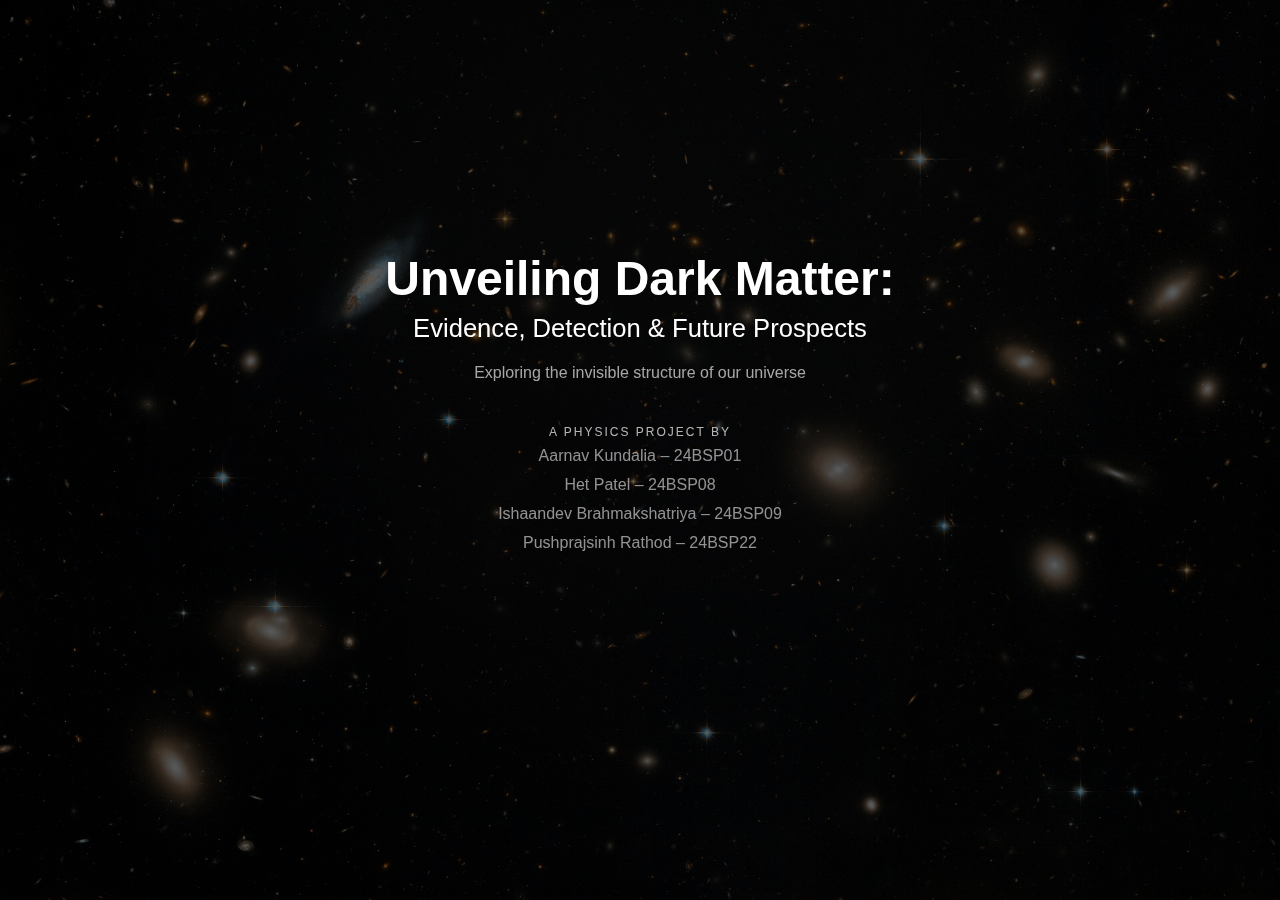
<file: index.html>
<!DOCTYPE html>
<html lang="en">
<head>
  <link rel="icon" type="image/x-icon" href="assets/favicon.ico">
  <meta name="description" content="Unveiling Dark Matter: Evidence, Detection & Future Prospects. A physics project exploring the invisible structure of the universe.">
  <meta name="keywords" content="dark matter, astrophysics, astronomy, galaxy rotation, WIMPs, axions">
  <meta name="author" content="Aarnav Kundalia">
  <meta charset="UTF-8" />
  <meta name="viewport" content="width=device-width, initial-scale=1.0" />
  <title>Unveiling Dark Matter</title>
  <link rel="stylesheet" href="css/global.css">
  <link rel="stylesheet" href="css/home.css">

    <!---Schema.org Metadata-->
<script type="application/ld+json">
{
  "@context": "https://schema.org",
  "@type": "ScholarlyArticle",
  "headline": "Unveiling Dark Matter: Evidence, Detection & Future Prospects",
  "author": {
    "@type": "Person",
    "name": "Aarnav Kundalia",
    "url": "https://chaipiyobiscuitkhao.space/"
  },
  "publisher": {
    "@type": "Organization",
    "name": "Unveiling Dark Matter"
  },
  "datePublished": "2026-02-20T10:00:00+05:30",
  "dateModified": "2026-02-22T12:00:00+05:30",
  "image": "https://chaipiyobiscuitkhao.space/assets/preview.jpg",
  "description": "An educational exploration of dark matter evidence, detection methods, and theoretical models.",
  "inLanguage": "en"
}
</script>


  <!-- Google tag (gtag.js) -->
  <script async src="https://www.googletagmanager.com/gtag/js?id=G-WTKSYVLMWZ"></script>
  <script>
    window.dataLayer = window.dataLayer || [];
   function gtag(){dataLayer.push(arguments);}
    gtag('js', new Date());

    gtag('config', 'G-WTKSYVLMWZ');
</script>
</head>
<body>

<audio id="clickSound" src="assets/click.mp3" preload="auto"></audio>
<div class="background"></div>

<main id="home" class="state-hidden">

  <div class="hero">
    <h1>Unveiling Dark Matter:</h1>
    <h2>Evidence, Detection & Future Prospects</h2>
    <p class="tagline">Exploring the invisible structure of our universe</p>

    <div class="credits">
      <span>A PHYSICS PROJECT BY</span>
      <p>Aarnav Kundalia – 24BSP01</p>
      <p>Het Patel – 24BSP08</p>
      <p>Ishaandev Brahmakshatriya – 24BSP09</p>
      <p>Pushprajsinh Rathod – 24BSP22</p>
    </div>
  </div>

  <button id="cta" class="cta-button hidden" data-link="html/introduction.html">
    INTRODUCTION →
  </button>

</main>

<script src="js/home.js"></script>
</body>
</html>
</file>
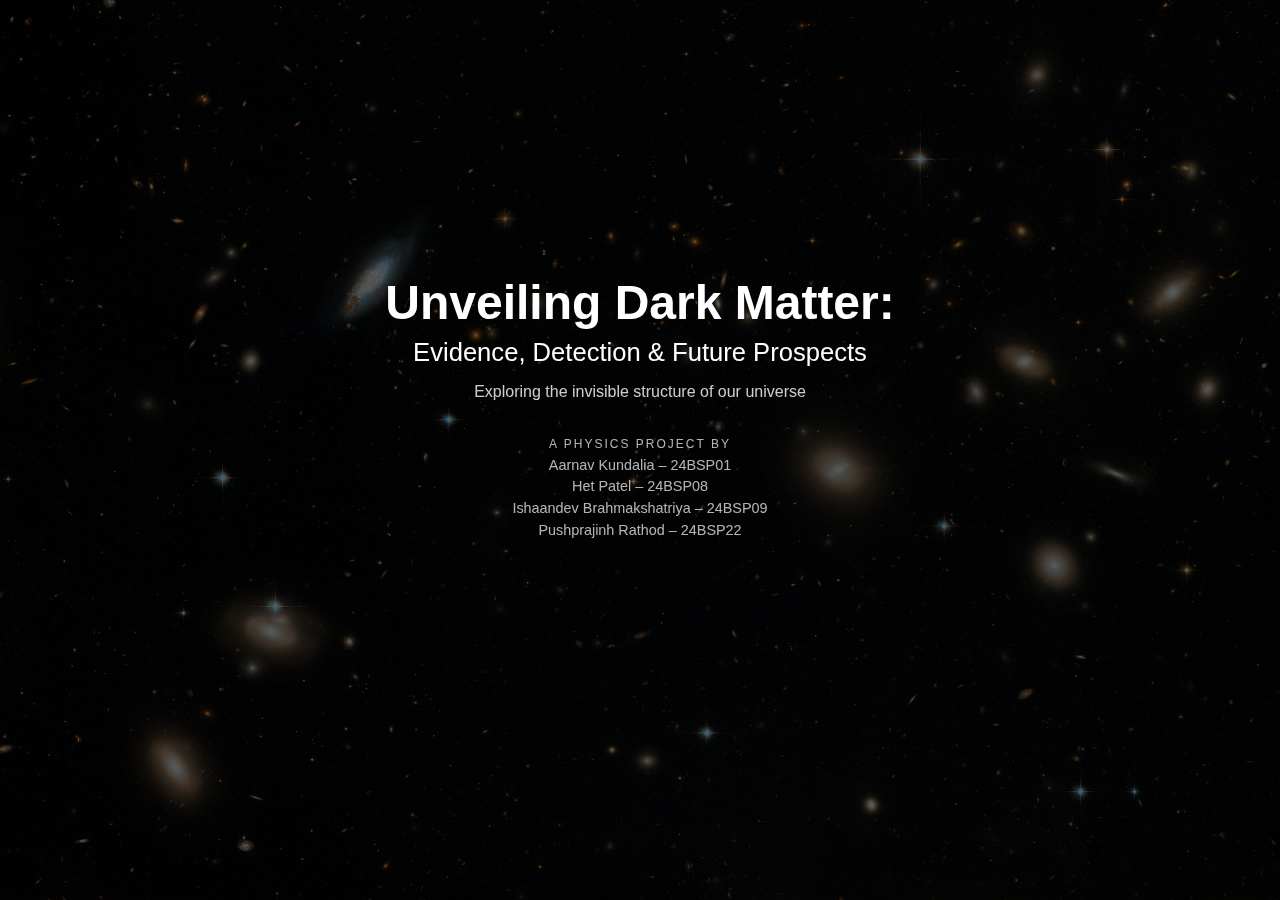
<file: dark-matter-blog/index.html>
<!DOCTYPE html>
<html lang="en">
<head>
  <meta charset="UTF-8" />
  <title>Unveiling Dark Matter</title>
  <link rel="stylesheet" href="style.css" />
</head>
<body>

  <!-- Audio -->
  <audio id="clickSound" src="assets/click.mp3" preload="auto"></audio>

  <!-- Background -->
  <div class="background"></div>

  <!-- Content -->
  <main id="home" class="intro-hidden">
    <h1>Unveiling Dark Matter:</h1>
    <h2>Evidence, Detection & Future Prospects</h2>
    <p class="tagline">Exploring the invisible structure of our universe</p>

    <div class="credits">
      <span>A PHYSICS PROJECT BY</span>
      <p>Aarnav Kundalia – 24BSP01</p>
      <p>Het Patel – 24BSP08</p>
      <p>Ishaandev Brahmakshatriya – 24BSP09</p>
      <p>Pushprajinh Rathod – 24BSP22</p>
    </div>

    <button id="cta" class="cta-button">INTRODUCTION →</button>
  </main>

  <script src="script.js"></script>
</body>
</html>
</file>
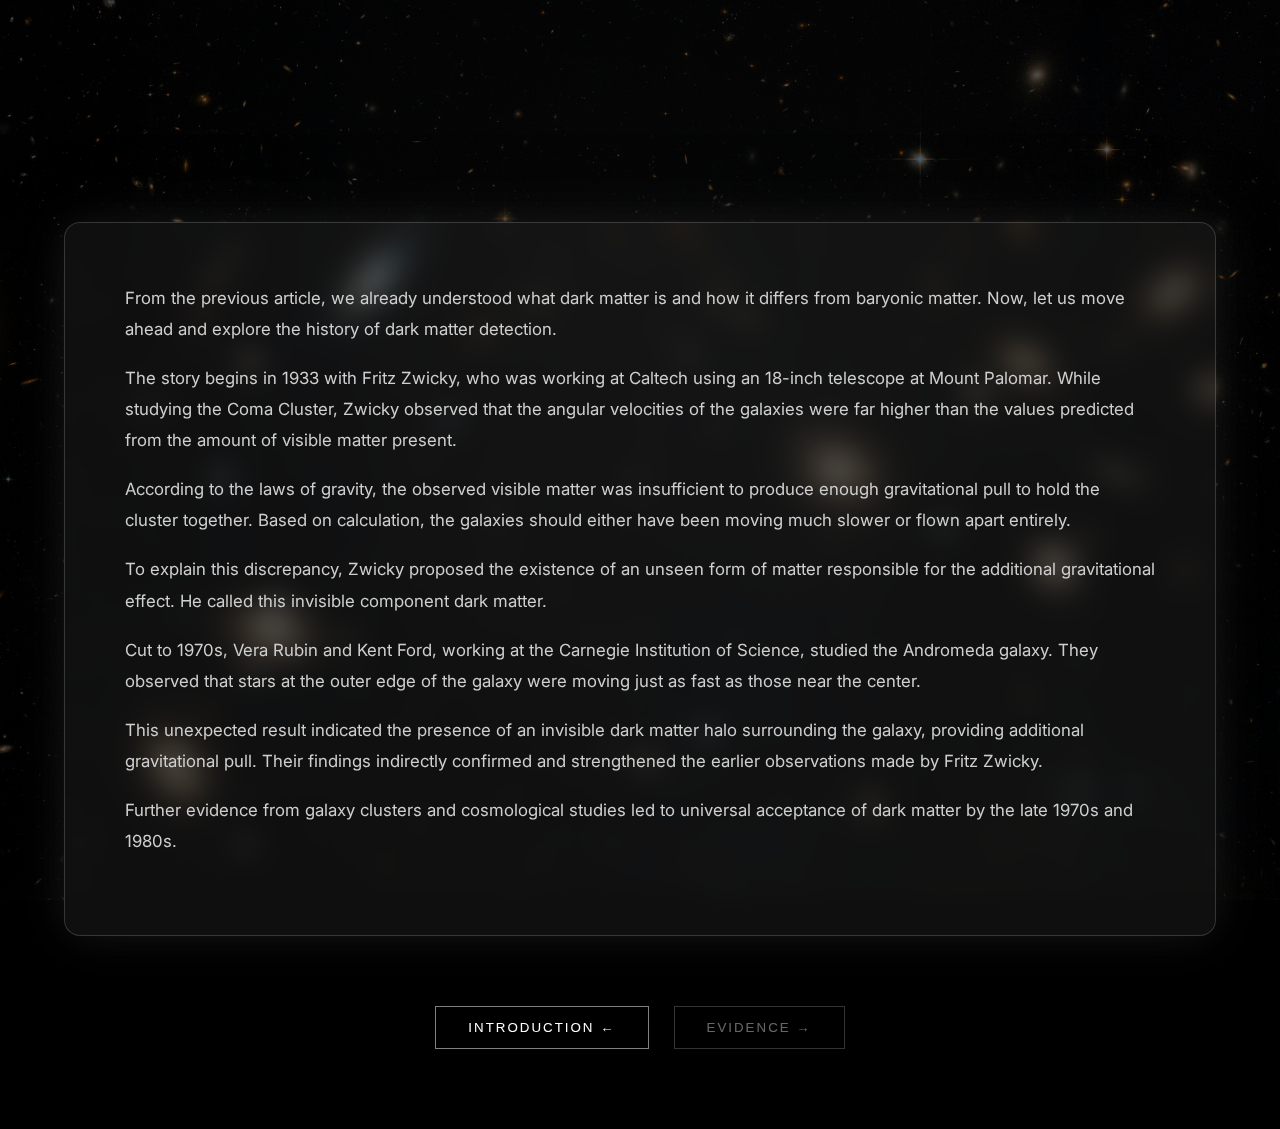
<file: history.html>
<!DOCTYPE html>
<html lang="en">
<head>
  <meta property="og:title" content="Unveiling Dark Matter">
  <meta property="og:description" content="Evidence, Detection & Future Prospects">
  <meta property="og:type" content="website">
  <meta property="og:url" content="https://chaipiyobiscuitkhao.space">
  <meta property="og:image" content="https://chaipiyobiscuitkhao.space/assets/preview.jpg">
  <link rel="icon" type="image/x-icon" href="assets/favicon.ico">
  <meta name="description" content="Unveiling Dark Matter: Evidence, Detection & Future Prospects. A physics project exploring the invisible structure of the universe.">
  <meta name="keywords" content="dark matter, astrophysics, astronomy, galaxy rotation, WIMPs, axions">
  <meta name="author" content="Aarnav Kundalia">
  <meta charset="UTF-8" />
  <meta name="viewport" content="width=device-width, initial-scale=1.0" />
  <title>History | Unveiling Dark Matter</title>
  <!-- Google tag (gtag.js) -->
    <script async src="https://www.googletagmanager.com/gtag/js?id=G-WTKSYVLMWZ"></script>
    <script>
    window.dataLayer = window.dataLayer || [];
    function gtag(){dataLayer.push(arguments);}
    gtag('js', new Date());

    gtag('config', 'G-WTKSYVLMWZ');
    </script>

  <!-- Main Stylesheet -->
  <link rel="stylesheet" href="history.css" />

  <!-- Google Font  -->
  <link href="https://fonts.googleapis.com/css2?family=Inter:wght@300;400;600;700&display=swap" rel="stylesheet">
</head>

<body>

  <!-- Background Layer -->
  <div class="background"></div>

  <!-- MAIN PAGE WRAPPER -->
 
  <main class="history-page">

    <!-- PAGE TITLE -->
    <header class="history-header">
      <h1 id="historyTitle">History of Dark Matter Detection</h1>
    </header>


    <!-- GLASS CONTENT PANEL -->
    <section class="content-panel">

        <section class="content-section">

            
            <p>From the previous article, we already understood what dark matter is and how it differs from baryonic matter. 
                Now, let us move ahead and explore the history of dark matter detection.
            </p>

            <p>
                The story begins in 1933 with Fritz Zwicky, who was working at Caltech using an 18-inch telescope at Mount Palomar.
                 While studying the Coma Cluster, Zwicky observed that the angular velocities of the galaxies were far higher than 
                 the values predicted from the amount of visible matter present.
            </p>

            <p>
             According to the laws of gravity, the observed visible matter was insufficient to produce enough gravitational pull 
             to hold the cluster together. Based on calculation, the galaxies should either have been moving much slower or flown 
             apart entirely.
            </p>

            <p>
                To explain this discrepancy, Zwicky proposed the existence of an unseen form of matter responsible for the additional 
                gravitational effect. He called this invisible component dark matter.
            </p>

         
            <p>
             Cut to 1970s, Vera Rubin and Kent Ford, working at the Carnegie Institution of Science, studied the Andromeda galaxy. 
             They observed that stars at the outer edge of the galaxy were moving just as fast as those near the center.
            </p>

            <p>
                This unexpected result indicated the presence of an invisible dark matter halo surrounding the galaxy, providing additional gravitational pull. Their findings indirectly confirmed and strengthened the 
                earlier observations made by Fritz Zwicky.
            </p>



            <p>
               Further evidence from galaxy clusters and cosmological studies led to universal acceptance of dark matter by the late 1970s and 1980s.
            </p>

           
            </section>


   
    </section>


    <!-- NAVIGATION -->
    <nav class="nav-buttons">

      
      <button class="cta-button" data-link="introduction.html">INTRODUCTION ←</button>

      
      <button class="cta-button disabled">EVIDENCE →</button>

    </nav>

  </main>

  <!-- Script -->
  <script src="history.js"></script>

</body>
</html>
</file>
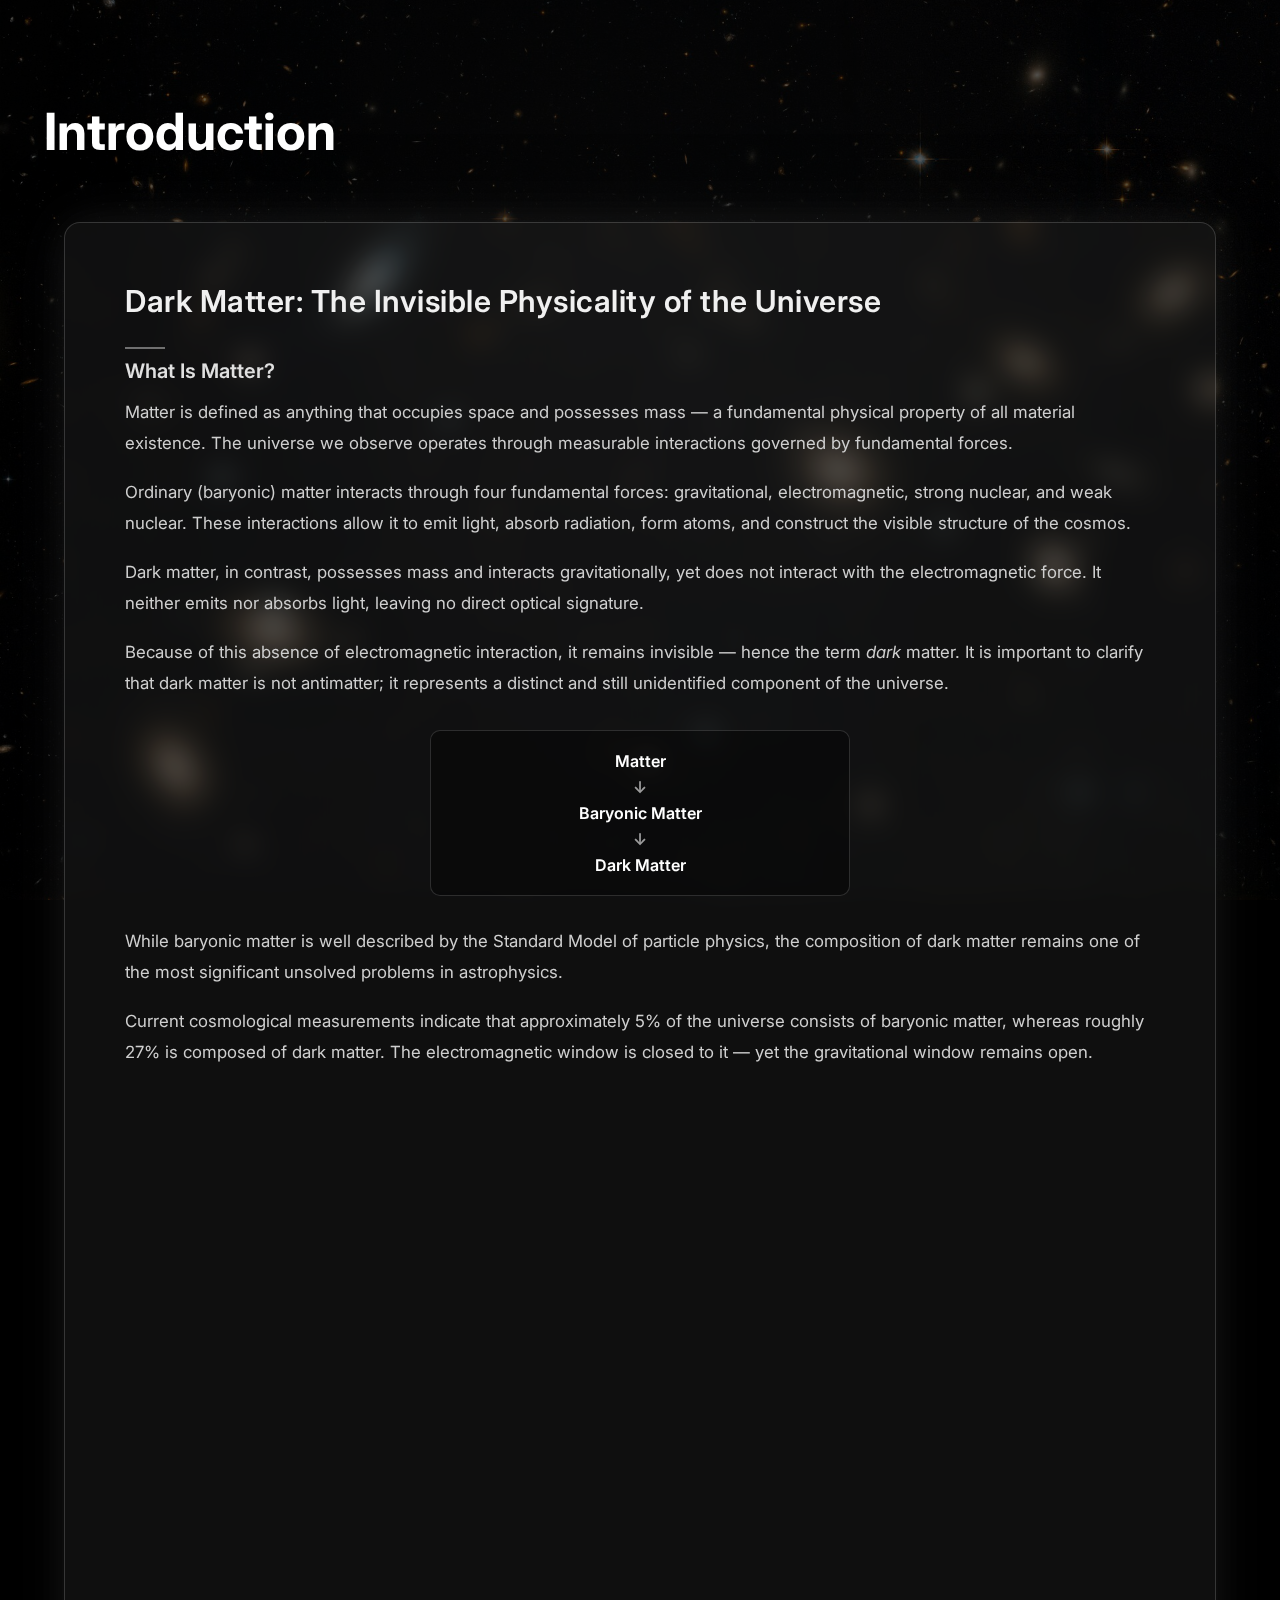
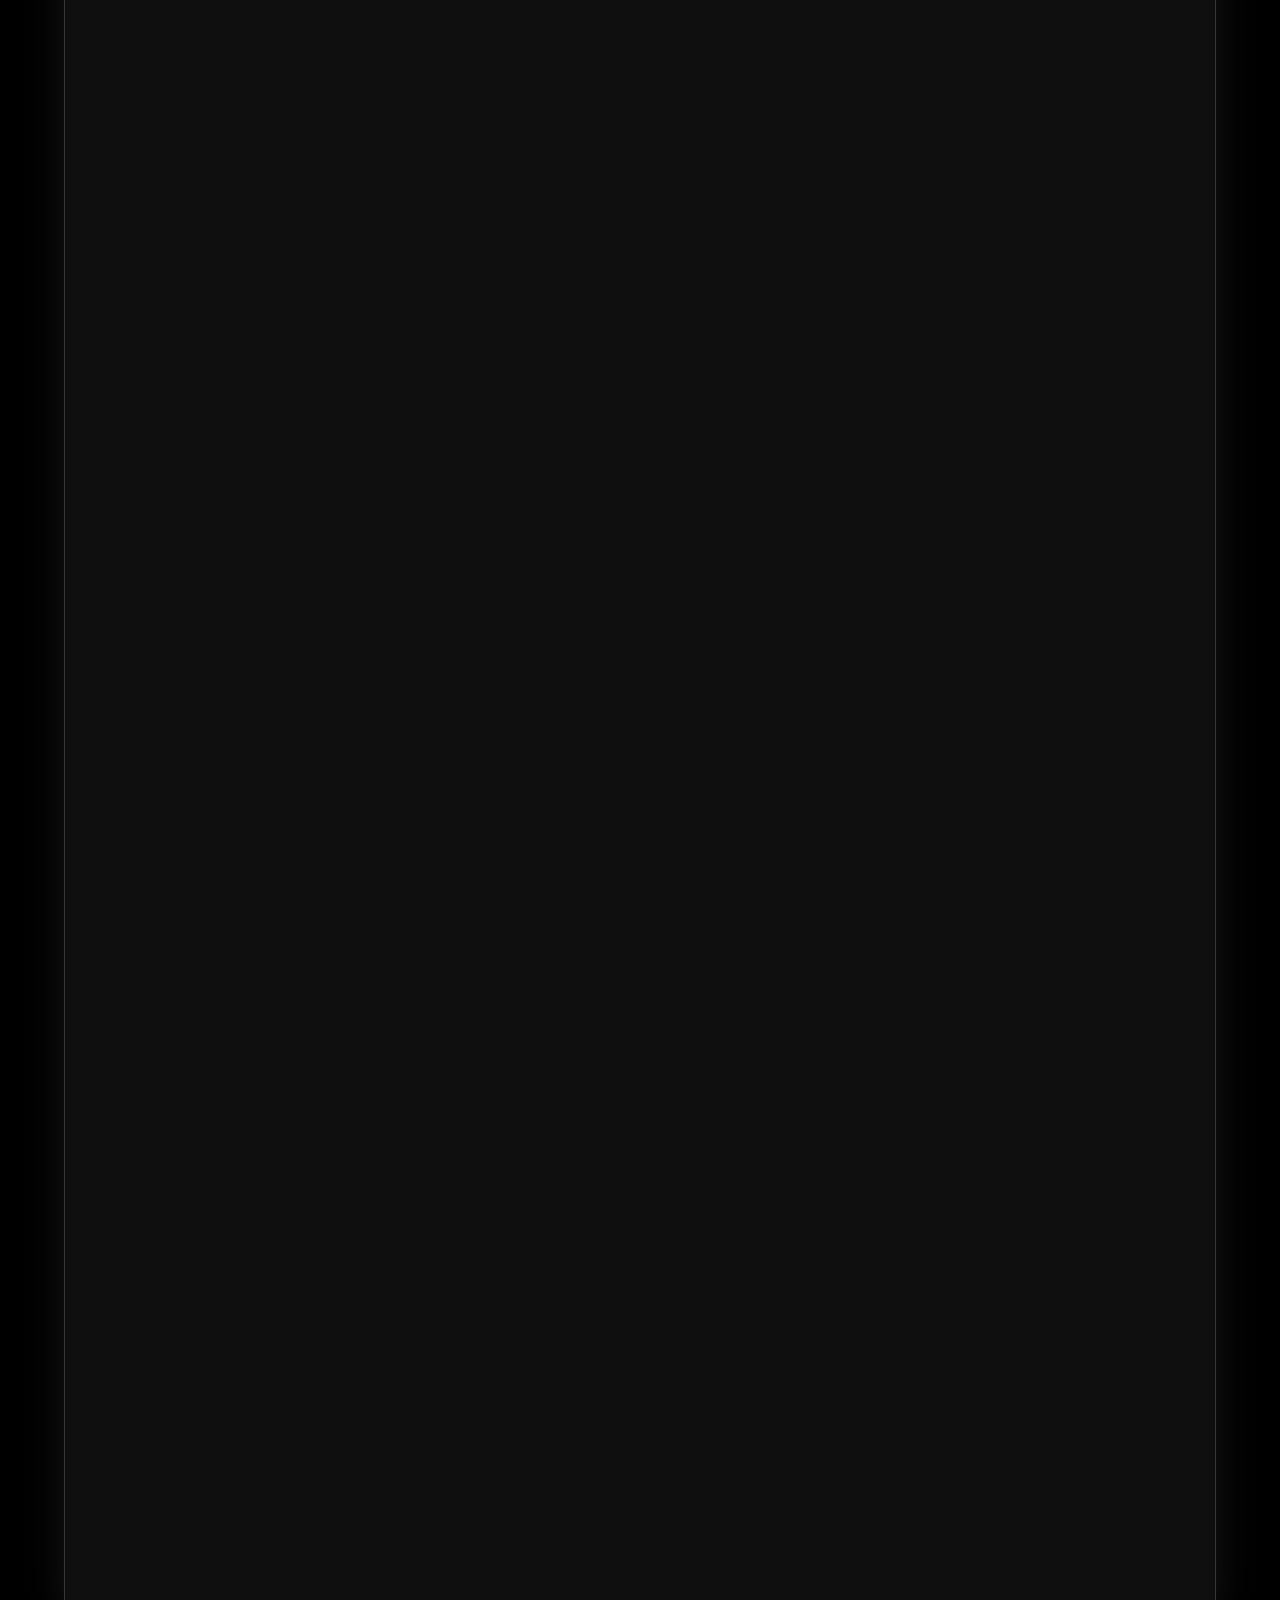
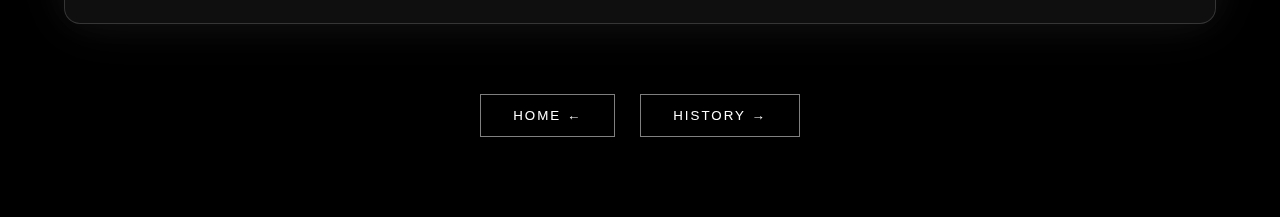
<file: introduction.html>
<!DOCTYPE html>
<html lang="en">
<head>
  <meta property="og:title" content="Unveiling Dark Matter">
  <meta property="og:description" content="Evidence, Detection & Future Prospects">
  <meta property="og:type" content="website">
  <meta property="og:url" content="https://chaipiyobiscuitkhao.space">
  <meta property="og:image" content="https://chaipiyobiscuitkhao.space/assets/preview.jpg">
  <link rel="icon" type="image/x-icon" href="assets/favicon.ico">
  <meta name="description" content="Unveiling Dark Matter: Evidence, Detection & Future Prospects. A physics project exploring the invisible structure of the universe.">
  <meta name="keywords" content="dark matter, astrophysics, astronomy, galaxy rotation, WIMPs, axions">
  <meta name="author" content="Aarnav Kundalia">
  <meta name="viewport" content="width=device-width, initial-scale=1.0">
  <meta charset="UTF-8" />
  <meta name="viewport" content="width=device-width, initial-scale=1.0" />
  <title>Introduction | Unveiling Dark Matter</title>
  <!-- Google tag (gtag.js) -->
    <script async src="https://www.googletagmanager.com/gtag/js?id=G-WTKSYVLMWZ"></script>
    <script>
    window.dataLayer = window.dataLayer || [];
    function gtag(){dataLayer.push(arguments);}
    gtag('js', new Date());

    gtag('config', 'G-WTKSYVLMWZ');
    </script>

  <!-- Main Stylesheet -->
  <link rel="stylesheet" href="introduction.css" />

  <!-- Google Font  -->
  <link href="https://fonts.googleapis.com/css2?family=Inter:wght@300;400;600;700&display=swap" rel="stylesheet">
</head>

<body>

  <!-- Background Layer -->
  <div class="background"></div>

  <!-- MAIN PAGE WRAPPER -->
 
  <main class="intro-page">

    <!-- PAGE TITLE -->
    <header class="intro-header">
      <h1 id="introTitle">Introduction</h1>
    </header>


    <!-- GLASS CONTENT PANEL -->
    <section class="content-panel">

        <section class="content-section">

            <h2>Dark Matter: The Invisible Physicality of the Universe</h2>

            <h3>What Is Matter?</h3>

            <p>
                Matter is defined as anything that occupies space and possesses mass — a fundamental
                physical property of all material existence. The universe we observe operates through
                measurable interactions governed by fundamental forces.
            </p>

            <p>
                Ordinary (baryonic) matter interacts through four fundamental forces:
                gravitational, electromagnetic, strong nuclear, and weak nuclear. These interactions
                allow it to emit light, absorb radiation, form atoms, and construct the visible
                structure of the cosmos.
            </p>

            <p>
                Dark matter, in contrast, possesses mass and interacts gravitationally, yet does
                not interact with the electromagnetic force. It neither emits nor absorbs light,
                leaving no direct optical signature.
            </p>

            <p>
                Because of this absence of electromagnetic interaction, it remains invisible —
                hence the term <em>dark</em> matter. It is important to clarify that dark matter
                is not antimatter; it represents a distinct and still unidentified component
                of the universe.
            </p>

            <div class="concept-hierarchy">
                <div>Matter</div>
                <div class="arrow">↓</div>
                <div>Baryonic Matter</div>
                <div class="arrow">↓</div>
                <div>Dark Matter</div>
            </div>

            <p>
                While baryonic matter is well described by the Standard Model of particle physics,
                the composition of dark matter remains one of the most significant unsolved
                problems in astrophysics.
            </p>

            <p>
                Current cosmological measurements indicate that approximately 5% of the universe
                consists of baryonic matter, whereas roughly 27% is composed of dark matter.
                The electromagnetic window is closed to it — yet the gravitational window remains open.
            </p>

            </section>


            <section class="content-section">

            <h2>How We Realized It Exists</h2>

            <p>
                Dark matter was not predicted theoretically in advance. Its existence was inferred
                from observational discrepancies between visible mass and gravitational behavior.
            </p>

            <p>
                In the late 19th century, Lord Kelvin noted inconsistencies in stellar motions within
                the Milky Way, suggesting unseen mass. Later, Henri Poincaré formalized the concept
                under the term “dark matter.”
            </p>

            <p>
                In the 1930s, Fritz Zwicky studied the Coma Cluster and discovered that visible matter
                accounted for only a fraction of the gravitational mass required to keep the cluster bound.
                This implied a large component of unseen matter.
            </p>

            <p>
                Definitive evidence emerged in the 1970s when Vera Rubin and Kent Ford measured
                galaxy rotation curves. Instead of decreasing with distance from the galactic center,
                stellar velocities remained nearly constant — implying an extended halo of invisible mass.
            </p>

            <p>
                Subsequent confirmation arrived through gravitational lensing, X-ray cluster analysis,
                and measurements of the Cosmic Microwave Background. Cosmological models accurately
                reproduce observed temperature fluctuations only when dark matter is included.
            </p>

            </section>


            <section class="content-section">

            <h2>Evidence and Galactic Dynamics</h2>

            <p>
                If visible stars contained all galactic mass, orbital velocity would decline with
                increasing radius. Observations show otherwise — velocity curves flatten at large
                distances from the galactic center.
            </p>

            <p>
                This indicates that additional mass extends far beyond the luminous region of galaxies.
                The result is the dark matter halo model.
            </p>

            <p>
                Gravitational lensing provides independent verification. According to general relativity,
                light bends around massive objects. Observed lensing often exceeds what visible mass
                alone can explain.
            </p>

            <p>
                The Cosmic Microwave Background further supports this conclusion. Its anisotropy spectrum
                aligns precisely with theoretical models only when dark matter is included as a
                cosmological component.
            </p>

            </section>


            <section class="content-section">

            <h2>Why Detecting Dark Matter Is Difficult</h2>

            <p>
                Dark matter constitutes approximately 85% of all matter in the universe.
                Without it, galaxies would not remain gravitationally stable.
            </p>

            <p>
                The difficulty arises from its lack of electromagnetic interaction.
                It cannot be directly observed, imaged, or isolated using conventional
                detection techniques.
            </p>

            <p>
                The universe is filled with background noise: cosmic rays, radiation,
                and high-energy particles constantly interact with Earth. Any dark matter
                interaction would be extraordinarily subtle.
            </p>

            <p>
                To reduce interference, experiments are conducted deep underground,
                where layers of rock shield detectors from cosmic radiation.
            </p>

            </section>


            <section class="content-section">

            <h2>Direct Detection: Waiting for a Signal</h2>

            <p>
                Some experiments utilize large volumes of liquid xenon to detect rare
                nuclear recoils caused by potential dark matter collisions.
            </p>

            <p>
                A successful interaction would produce a minute flash of light and a
                measurable electron signal. These events are extremely rare and
                require ultra-sensitive instrumentation.
            </p>

            <p>
                Although no definitive detection has been confirmed, experimental
                sensitivity continues to improve, narrowing the range of viable
                dark matter properties.
            </p>

            </section>


            <section class="content-section">

            <h2>Axions and Other Candidates</h2>

            <p>
                Axions represent a class of extremely light hypothetical particles.
                Instead of colliding with atoms, they may convert into faint
                electromagnetic signals under strong magnetic fields.
            </p>

            <p>
                Microwave cavity experiments attempt to detect these subtle
                frequency shifts with advanced quantum amplification techniques.
            </p>

            <p>
                Other indirect searches examine gamma rays or high-energy particles
                that may result from dark matter annihilation or decay.
            </p>

            <ul>
                <li><strong>WIMPs</strong> — Weakly Interacting Massive Particles.</li>
                <li><strong>Axions</strong> — Ultra-light, low-energy particle candidates.</li>
            </ul>

            <p>
                The central question remains unresolved: does dark matter fit within
                an extension of the Standard Model, or does it require an entirely new
                theoretical framework?
            </p>

            </section>

    </section>


    <!-- NAVIGATION -->
    <nav class="nav-buttons">

      
      <button class="cta-button" data-link="index.html">HOME ←</button>

      
      <button class="cta-button" data-link="history.html">HISTORY →</button>

    </nav>

  </main>

  <!-- Script -->
  <script src="introduction.js"></script>

</body>
</html>
</file>
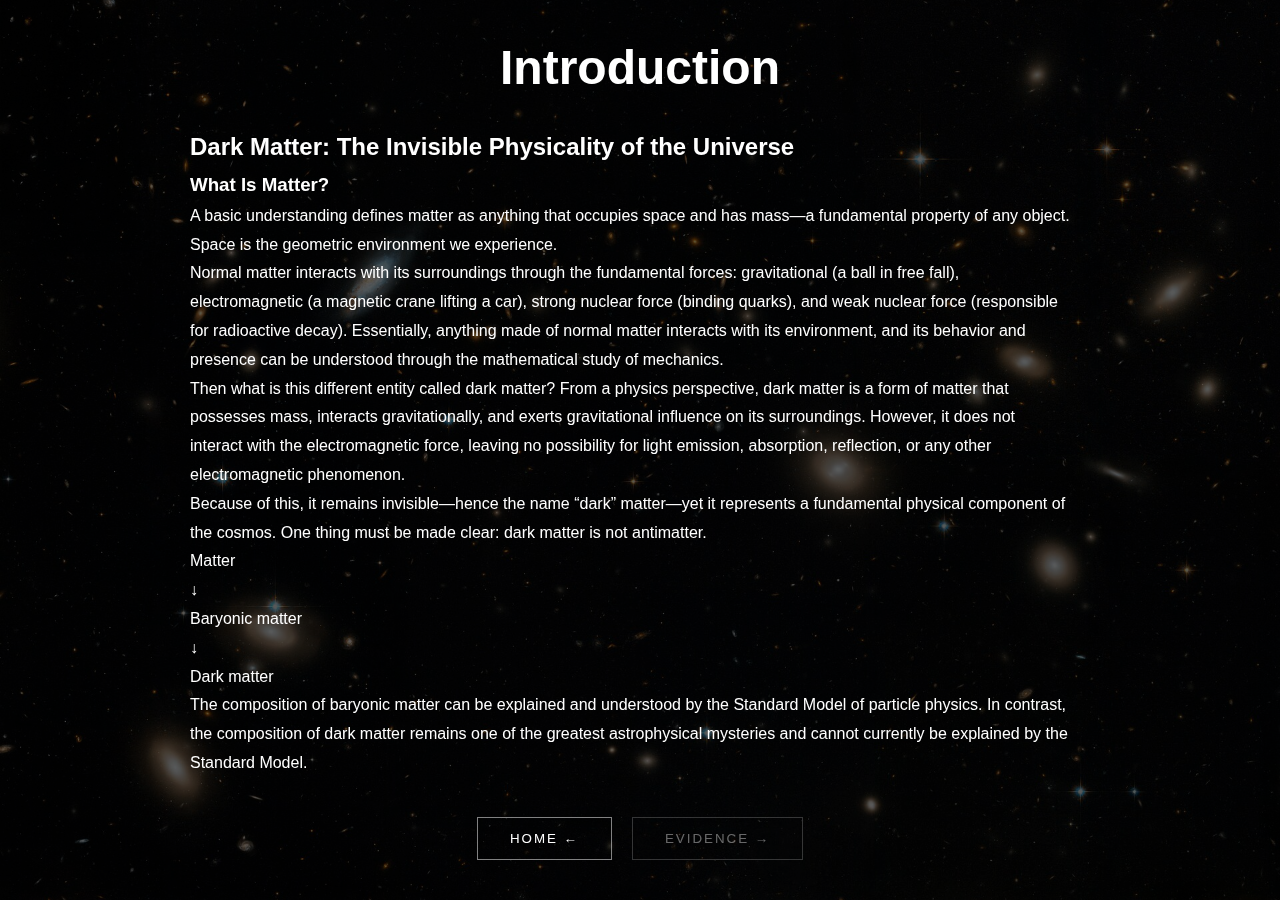
<file: dark-matter-blog/introduction.html>
<!DOCTYPE html>
<html lang="en">
<head>
  <meta charset="UTF-8" />
  <title>Introduction</title>
  <link rel="stylesheet" href="introduction.css" />
</head>
<body>

<audio id="clickSound" src="assets/click.mp3" preload="auto"></audio>
<div class="background"></div>

<main class="intro-page">

  <h1 id="introTitle">Introduction</h1>

  <!-- Content -->
  <section class="content">

    <h2 class="reveal">Dark Matter: The Invisible Physicality of the Universe</h2>

    <h3 class="reveal">What Is Matter?</h3>

    <p class="reveal">
      A basic understanding defines matter as anything that occupies space and has mass—a fundamental
      property of any object. Space is the geometric environment we experience.
    </p>

    <p class="reveal">
      Normal matter interacts with its surroundings through the fundamental forces: gravitational
      (a ball in free fall), electromagnetic (a magnetic crane lifting a car), strong nuclear force
      (binding quarks), and weak nuclear force (responsible for radioactive decay). Essentially,
      anything made of normal matter interacts with its environment, and its behavior and presence
      can be understood through the mathematical study of mechanics.
    </p>

    <p class="reveal">
      Then what is this different entity called dark matter? From a physics perspective, dark matter
      is a form of matter that possesses mass, interacts gravitationally, and exerts gravitational
      influence on its surroundings. However, it does not interact with the electromagnetic force,
      leaving no possibility for light emission, absorption, reflection, or any other electromagnetic
      phenomenon.
    </p>

    <p class="reveal">
      Because of this, it remains invisible—hence the name “dark” matter—yet it represents a
      fundamental physical component of the cosmos. One thing must be made clear: dark matter is not
      antimatter.
    </p>

    <div class="hierarchy reveal">
      <p>Matter</p>
      <p>↓</p>
      <p>Baryonic matter</p>
      <p>↓</p>
      <p>Dark matter</p>
    </div>

    <p class="reveal">
      The composition of baryonic matter can be explained and understood by the Standard Model of
      particle physics. In contrast, the composition of dark matter remains one of the greatest
      astrophysical mysteries and cannot currently be explained by the Standard Model.
    </p>

    <p class="reveal">
      Approximately 5% of the universe consists of baryonic matter, while about 27% is composed of
      dark matter. The primary challenge with dark matter is its inability to interact with the
      electromagnetic force, making detection through traditional telescope methods impossible.
      Fortunately, while the electromagnetic window is closed, the gravitational window remains open.
    </p>

    <h3 class="reveal">How We Realized It Exists</h3>

    <p class="reveal">
      This exotic form of matter, which does not interact electromagnetically and is invisible to our
      eyes, makes up roughly 27% of the universe. How did we even know to search for something like
      this? Was it predicted theoretically, like the Higgs boson? Surprisingly, no.
    </p>

    <p class="reveal">
      The idea of invisible matter was first proposed in the 1880s by Lord Kelvin, who noticed that
      the observed kinetic energy of stars in the Milky Way did not match the galaxy’s gravitational
      energy. This discrepancy suggested the presence of more matter than what was visible. He
      referred to this missing component as “dark stars.” Later, in 1906, Henri Poincaré formalized
      this concept under the term dark matter.
    </p>

    <p class="reveal">
      For several decades, the idea saw little progress. That changed when Fritz Zwicky studied the
      Coma Cluster and found that it contained far more mass than could be accounted for by visible
      matter alone—nearly hundreds of times more in his initial estimates. Although later revisions
      reduced this value, the concept of unseen mass gained traction within the astrophysical
      community.
    </p>

    <p class="reveal">
      One of the most compelling pieces of evidence emerged in the 1970s, when Vera Rubin and Kent
      Ford analyzed the rotation curve of the Andromeda galaxy. A rotation curve plots the orbital
      velocity of stars against their distance from the galactic center. Their observations showed
      that stellar velocities remained unexpectedly high far from the visible disk, implying the
      presence of five to ten times more matter than what could be seen. This led to the dark matter
      halo model for spiral galaxies.
    </p>

    <p class="reveal">
      Subsequent observations—including gravitational lensing, studies of quasars, X-ray observations
      of the Bullet Cluster, and measurements of the Cosmic Microwave Background—strengthened the
      case. The tiny temperature fluctuations in the CMB are accurately reproduced only by
      cosmological models that include both baryonic and dark matter.
    </p>

    <p class="reveal">
      All available evidence strongly supports the existence of dark matter. The challenge now lies
      in identifying its nature and learning how to detect it directly.
    </p>

    <h3 class="reveal">Evidence and Galaxy Rotation</h3>

    <p class="reveal">
      Detection of dark matter is closely tied to the same evidence that revealed it. One of the most
      important indicators is the galaxy rotation curve. If mass were concentrated only where
      visible stars exist, the orbital velocity of stars should decrease with increasing distance
      from the galactic center. However, observations show that this velocity remains nearly constant
      far beyond the visible disk.
    </p>

    <p class="reveal">
      This discrepancy implies the presence of additional, unseen matter extending well beyond the
      galaxy’s luminous region.
    </p>

    <p class="reveal">
      Gravitational lensing provides further evidence. According to general relativity, light bends
      around massive objects. In many regions of the universe, lensing effects are observed where
      little or no visible matter exists, indicating hidden mass.
    </p>

    <p class="reveal">
      The Cosmic Microwave Background also carries the imprint of dark matter. Its temperature
      fluctuations align with theoretical models only when dark matter is included as a fundamental
      component of the universe.
    </p>

    <h3 class="reveal">Why Detecting Dark Matter Is Hard</h3>

    <p class="reveal">
      Dark matter is real. It accounts for roughly 85% of all matter in the universe, and without it,
      galaxies would not remain gravitationally bound. That much is established.
    </p>

    <p class="reveal">
      The difficulty lies in the fact that dark matter cannot be seen, touched, or directly observed.
      It is like trying to prove the existence of something that refuses to leave any obvious trace.
    </p>

    <p class="reveal">
      To overcome this, physicists turned to innovative solutions. The universe is filled with
      noise—cosmic rays, radiation, and energetic particles constantly bombard Earth. Any dark matter
      interaction would be extremely subtle, making surface-level detection nearly impossible.
    </p>

    <p class="reveal">
      The solution was both simple and extreme: conduct experiments deep underground. Facilities
      buried beneath kilometers of rock use the Earth itself as a shield against cosmic interference.
    </p>

    <h3 class="reveal">Direct Detection: Waiting for a Hit</h3>

    <p class="reveal">
      Some experiments employ massive tanks filled with liquid xenon and wait for rare interactions.
      The idea is that a dark matter particle might occasionally collide with a xenon nucleus. Such a
      collision would cause the nucleus to recoil, releasing electrons and producing a tiny flash of
      light that sensitive detectors can observe.
    </p>

    <p class="reveal">
      So far, no definitive detection has been made. However, these experiments have become
      extraordinarily sensitive, ruling out large regions of possible dark matter properties.
      Although detection remains elusive, the range of hiding places for dark matter is steadily
      shrinking.
    </p>

    <h3 class="reveal">Axions: Listening Instead of Watching</h3>

    <p class="reveal">
      Axions represent a different class of dark matter candidates. They are extremely light and
      behave unlike the massive particles originally proposed. Instead of colliding with atoms,
      axions are expected to convert into faint electromagnetic signals under specific conditions.
    </p>

    <p class="reveal">
      To detect them, scientists use powerful magnetic fields and microwave cavities, effectively
      tuning into frequencies never before explored. Advances in quantum amplification have
      drastically reduced the time required to scan these signals.
    </p>

    <p class="reveal">
      Another approach involves searching for secondary signals. If dark matter particles annihilate
      or decay, they may produce gamma rays or other high-energy particles. Observations of regions
      such as the galactic center have produced intriguing results, though none have yet reached
      confirmed status.
    </p>

    <h3 class="reveal">Ongoing Work in Dark Matter Research</h3>

    <p class="reveal">
      Dark matter does not interact with the electromagnetic force; its influence is purely
      gravitational. Baryonic matter, on the other hand, is well described by the Standard Model,
      which serves as a comprehensive guide to its behavior and interactions.
    </p>

    <p class="reveal">
      In this sense, the Standard Model acts as a “recipe book” for normal matter. The ongoing
      challenge in dark matter research is to uncover its own recipe book—the particle or particles
      that constitute it.
    </p>

    <p class="reveal">
      Several candidates have been proposed:
    </p>

    <ul class="reveal">
      <li>
        <strong>WIMPs (Weakly Interacting Massive Particles)</strong> — Hypothetical particles that are
        heavy, slow-moving, and weakly interacting. Their annihilation could produce gamma rays.
      </li>
      <li>
        <strong>Axions</strong> — Hypothetical particles that are extremely light and low in energy.
      </li>
    </ul>

    <p class="reveal">
      Two possibilities remain. Either dark matter can be explained within an extension of the
      Standard Model, or it requires an entirely new theoretical framework. The answer will depend on
      whether future discoveries fit within existing physics or point toward a fundamentally new
      description of the universe.
    </p>

  </section>

  <div class="nav-buttons">
    <button class="cta-button" data-link="index.html">HOME ←</button>
    <button class="cta-button disabled">EVIDENCE →</button>
  </div>

</main>

<script src="introduction.js"></script>
</body>
</html>
</file>
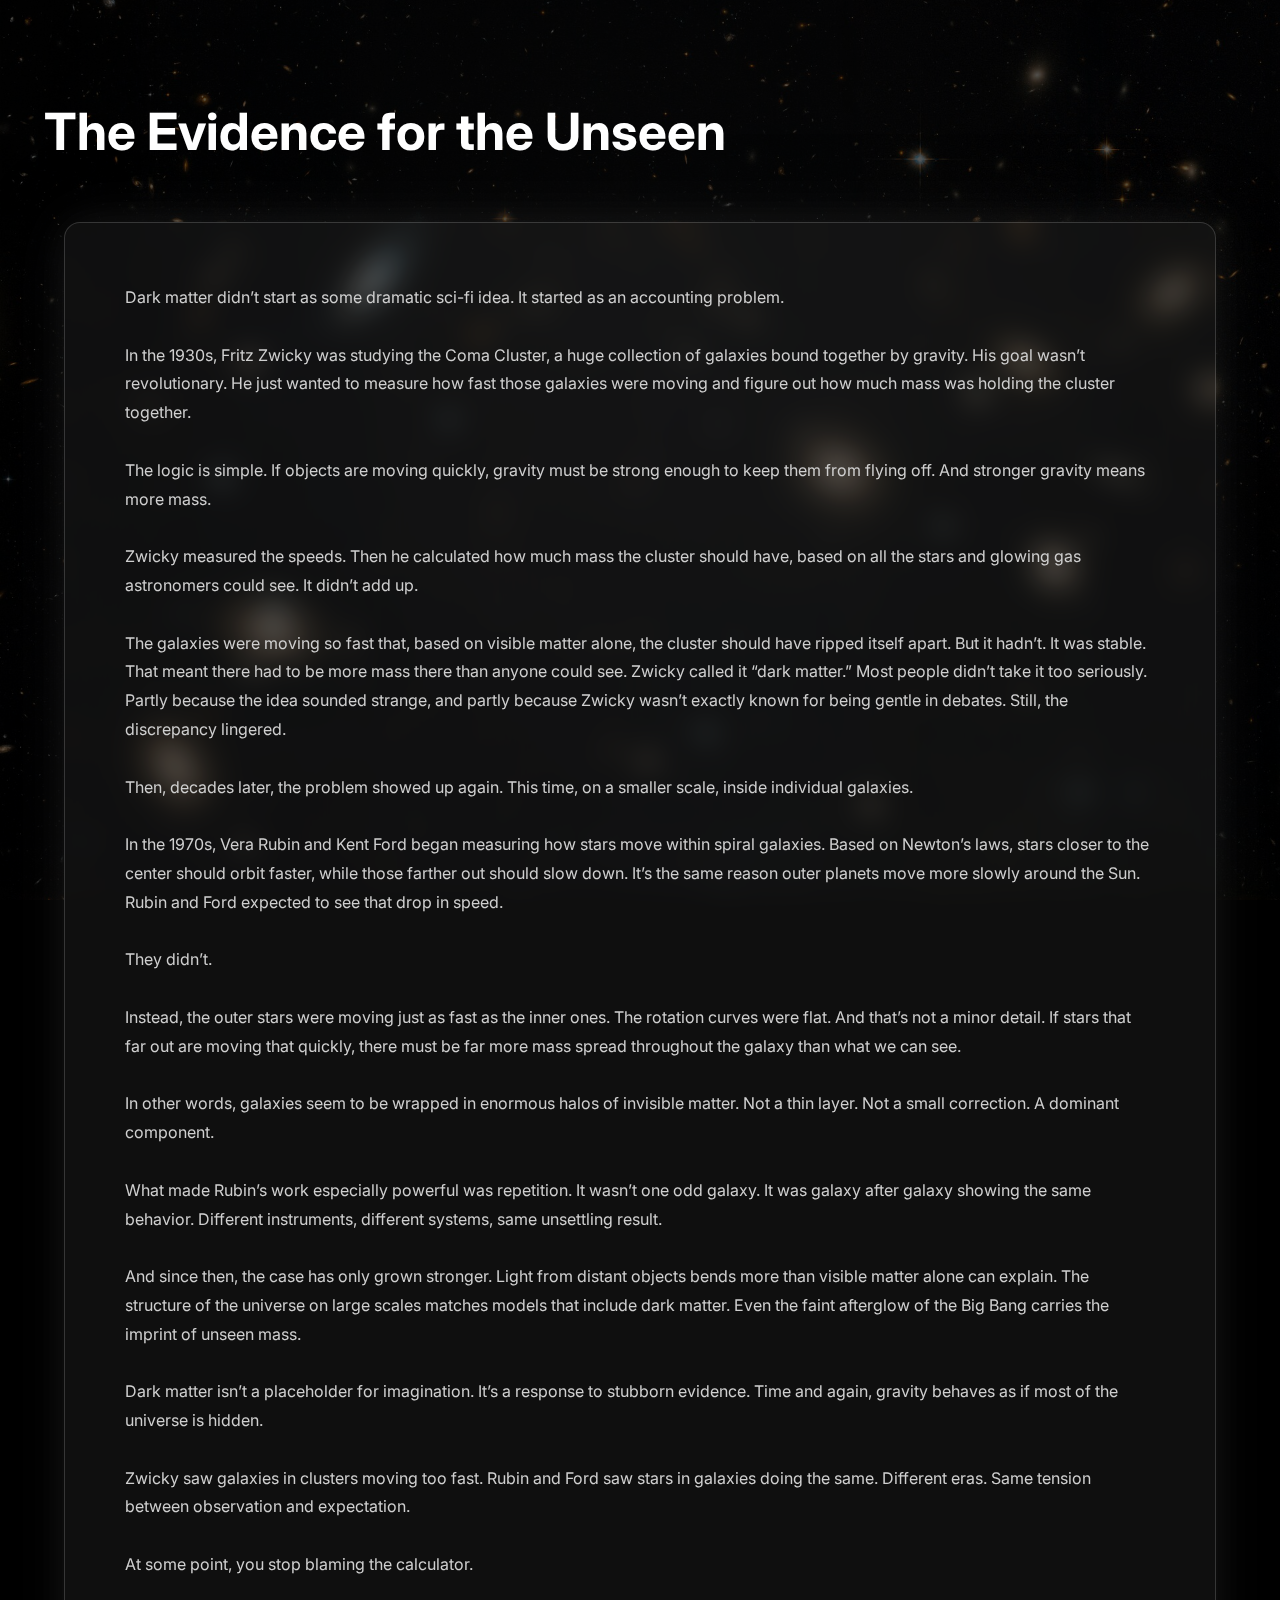
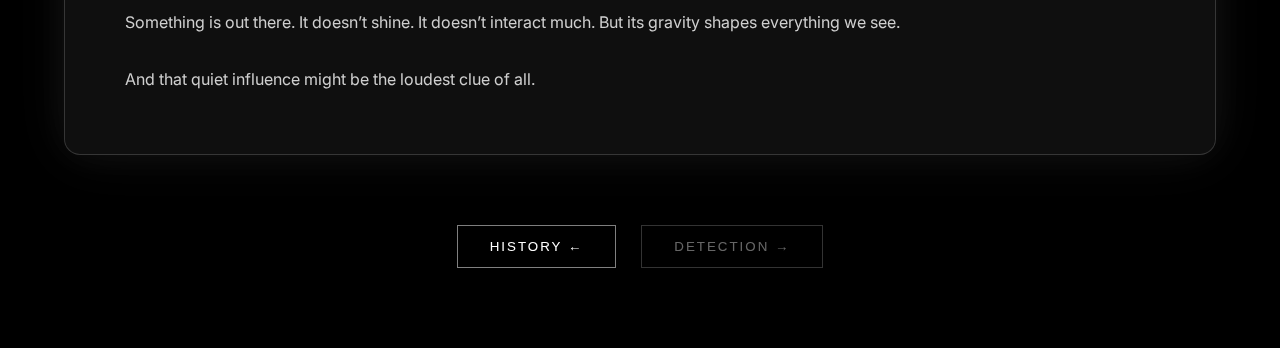
<file: html/evidence.html>
<!DOCTYPE html>
<html lang="en">
<head>
  <meta property="og:title" content="Unveiling Dark Matter">
  <meta property="og:description" content="Evidence, Detection & Future Prospects">
  <meta property="og:type" content="website">
  <meta property="og:url" content="https://chaipiyobiscuitkhao.space">
  <meta property="og:image" content="https://chaipiyobiscuitkhao.space/assets/preview.jpg">
  <link rel="icon" type="image/x-icon" href="assets/favicon.ico">
  <meta name="description" content="Unveiling Dark Matter: Evidence, Detection & Future Prospects. A physics project exploring the invisible structure of the universe.">
  <meta name="keywords" content="dark matter, astrophysics, astronomy, galaxy rotation, WIMPs, axions">
  <meta name="author" content="Aarnav Kundalia">
  <meta charset="UTF-8" />
  <meta name="viewport" content="width=device-width, initial-scale=1.0" />
  <title>History | Unveiling Dark Matter</title>

    <!---Schema.org Metadata-->
<script type="application/ld+json">
{
  "@context": "https://schema.org",
  "@type": "ScholarlyArticle",
  "headline": "Unveiling Dark Matter: Evidence, Detection & Future Prospects",
  "author": {
    "@type": "Person",
    "name": "Aarnav Kundalia",
    "url": "https://chaipiyobiscuitkhao.space/"
  },
  "publisher": {
    "@type": "Organization",
    "name": "Unveiling Dark Matter"
  },
  "datePublished": "2026-02-20T10:00:00+05:30",
  "dateModified": "2026-02-22T12:00:00+05:30",
  "image": "https://chaipiyobiscuitkhao.space/assets/preview.jpg",
  "description": "An educational exploration of dark matter evidence, detection methods, and theoretical models.",
  "inLanguage": "en"
}
</script>


  <!-- Google tag (gtag.js) -->
    <script async src="https://www.googletagmanager.com/gtag/js?id=G-WTKSYVLMWZ"></script>
    <script>
    window.dataLayer = window.dataLayer || [];
    function gtag(){dataLayer.push(arguments);}
    gtag('js', new Date());

    gtag('config', 'G-WTKSYVLMWZ');
    </script>

  <!-- Main Stylesheet -->
  <link rel="stylesheet" href="../css/global.css">
  <link rel="stylesheet" href="../css/evidence.css">

  <!-- Google Font  -->
  <link href="https://fonts.googleapis.com/css2?family=Inter:wght@300;400;600;700&display=swap" rel="stylesheet">
  <button id="scrollTopBtn" aria-label="Scroll to top">
    <svg width="18" height="18" viewBox="0 0 24 24" fill="none" stroke="white" stroke-width="2">
      <path d="M18 15l-6-6-6 6"/>
    </svg>
  </button>
</head>

<body>

  <audio id="clickSound" src="../assets/click.mp3" preload="auto"></audio>
  <div class="progress-bar"></div>

  <!-- Background Layer -->
  <div class="background"></div>

  <!-- MAIN PAGE WRAPPER -->
 
  <main class="evidence-page">

    <!-- PAGE TITLE -->
    <header class="evidence-header">
      <h1 id="evidenceTitle">The Evidence for the Unseen</h1>
    </header>


    <!-- GLASS CONTENT PANEL -->
    <section class="content-panel">

        <section class="content-section">

            
            <p>Dark matter didn’t start as some dramatic sci-fi idea. It started as an accounting problem.</p>

            <p>&nbsp;</p>

            <p>
                In the 1930s, Fritz Zwicky was studying the Coma Cluster, a huge collection of galaxies bound together by gravity. 
                His goal wasn’t revolutionary. He just wanted to measure how fast those galaxies were moving and 
                figure out how much mass was holding the cluster together.
            </p>

            <p>&nbsp;</p>

            <p>
                The logic is simple. If objects are moving quickly, gravity must be strong enough to keep them from flying off.
                 And stronger gravity means more mass.
            </p>

            <p>&nbsp;</p>

            <p>
               Zwicky measured the speeds. Then he calculated how much mass the cluster should have, based on all the stars and 
               glowing gas astronomers could see. It didn’t add up.
            </p>

            <p>&nbsp;</p>

         
            <p>
                The galaxies were moving so fast that, based on visible matter alone, the cluster should have ripped itself apart. But it hadn’t. It was stable. 
                That meant there had to be more mass there than anyone could see. Zwicky called it “dark matter.” Most people didn’t take it too seriously. 
                Partly because the idea sounded strange, and partly because Zwicky wasn’t exactly known for being gentle in debates. Still, the discrepancy lingered.
            </p>

            <p>&nbsp;</p>

            <p>
                Then, decades later, the problem showed up again. This time, on a smaller scale, inside individual galaxies.
            </p>

            <p>&nbsp;</p>

            <p>
              In the 1970s, Vera Rubin and Kent Ford began measuring how stars move within spiral galaxies. Based on Newton’s laws, stars closer to the center should orbit faster, while those farther out should slow down. 
              It’s the same reason outer planets move more slowly around the Sun. Rubin and Ford expected to see that drop in speed.
            </p>

            <p>&nbsp;</p>


            <p>
              They didn’t.
            </p>

            <p>&nbsp;</p>

            <p>
                Instead, the outer stars were moving just as fast as the inner ones. The rotation curves were flat. And that’s not a minor detail. 
                If stars that far out are moving that quickly, there must be far more mass spread throughout the galaxy than what we can see.
            </p>

            <p>&nbsp;</p>

            <p> 
                In other words, galaxies seem to be wrapped in enormous halos of invisible matter. Not a thin layer. 
                Not a small correction. A dominant component.
            </p>

            <p>&nbsp;</p>

            <p>
                What made Rubin’s work especially powerful was repetition. 
                It wasn’t one odd galaxy. It was galaxy after galaxy showing the same behavior. Different instruments, different systems, same unsettling result.
            </p>

            <p>&nbsp;</p>
            
            <p>
                And since then, the case has only grown stronger. Light from distant objects bends more than visible matter alone can explain. The structure of the universe on large scales 
                matches models that include dark matter. Even the faint afterglow of the Big Bang carries the imprint of unseen mass.
            </p>

            <p>&nbsp;</p>

            <p>
                Dark matter isn’t a placeholder for imagination. It’s a response to stubborn evidence. Time and again, gravity behaves as if most of the universe is hidden.
            </p>

            <p>&nbsp;</p>

            <p>
                Zwicky saw galaxies in clusters moving too fast. Rubin and Ford saw stars in galaxies doing the same. Different eras. Same tension between observation and expectation.
            </p>

            <p>&nbsp;</p>

            <p>
                At some point, you stop blaming the calculator.
            </p>

            <p>&nbsp;</p>

            <p>
                Something is out there. It doesn’t shine. It doesn’t interact much. But its gravity shapes everything we see.
            </p>

            <p>&nbsp;</p>

            <p>
                And that quiet influence might be the loudest clue of all.
            </p>
            </section>


   
    </section>


    <!-- NAVIGATION -->
    <nav class="nav-buttons">

      
      <button class="cta-button" data-link="../html/history.html">HISTORY ←</button>

      
      <button class="cta-button disabled">DETECTION →</button>

    </nav>

  </main>

  <!-- Script -->
  <script src="../js/evidence.js"></script>

</body>
</html>
</file>
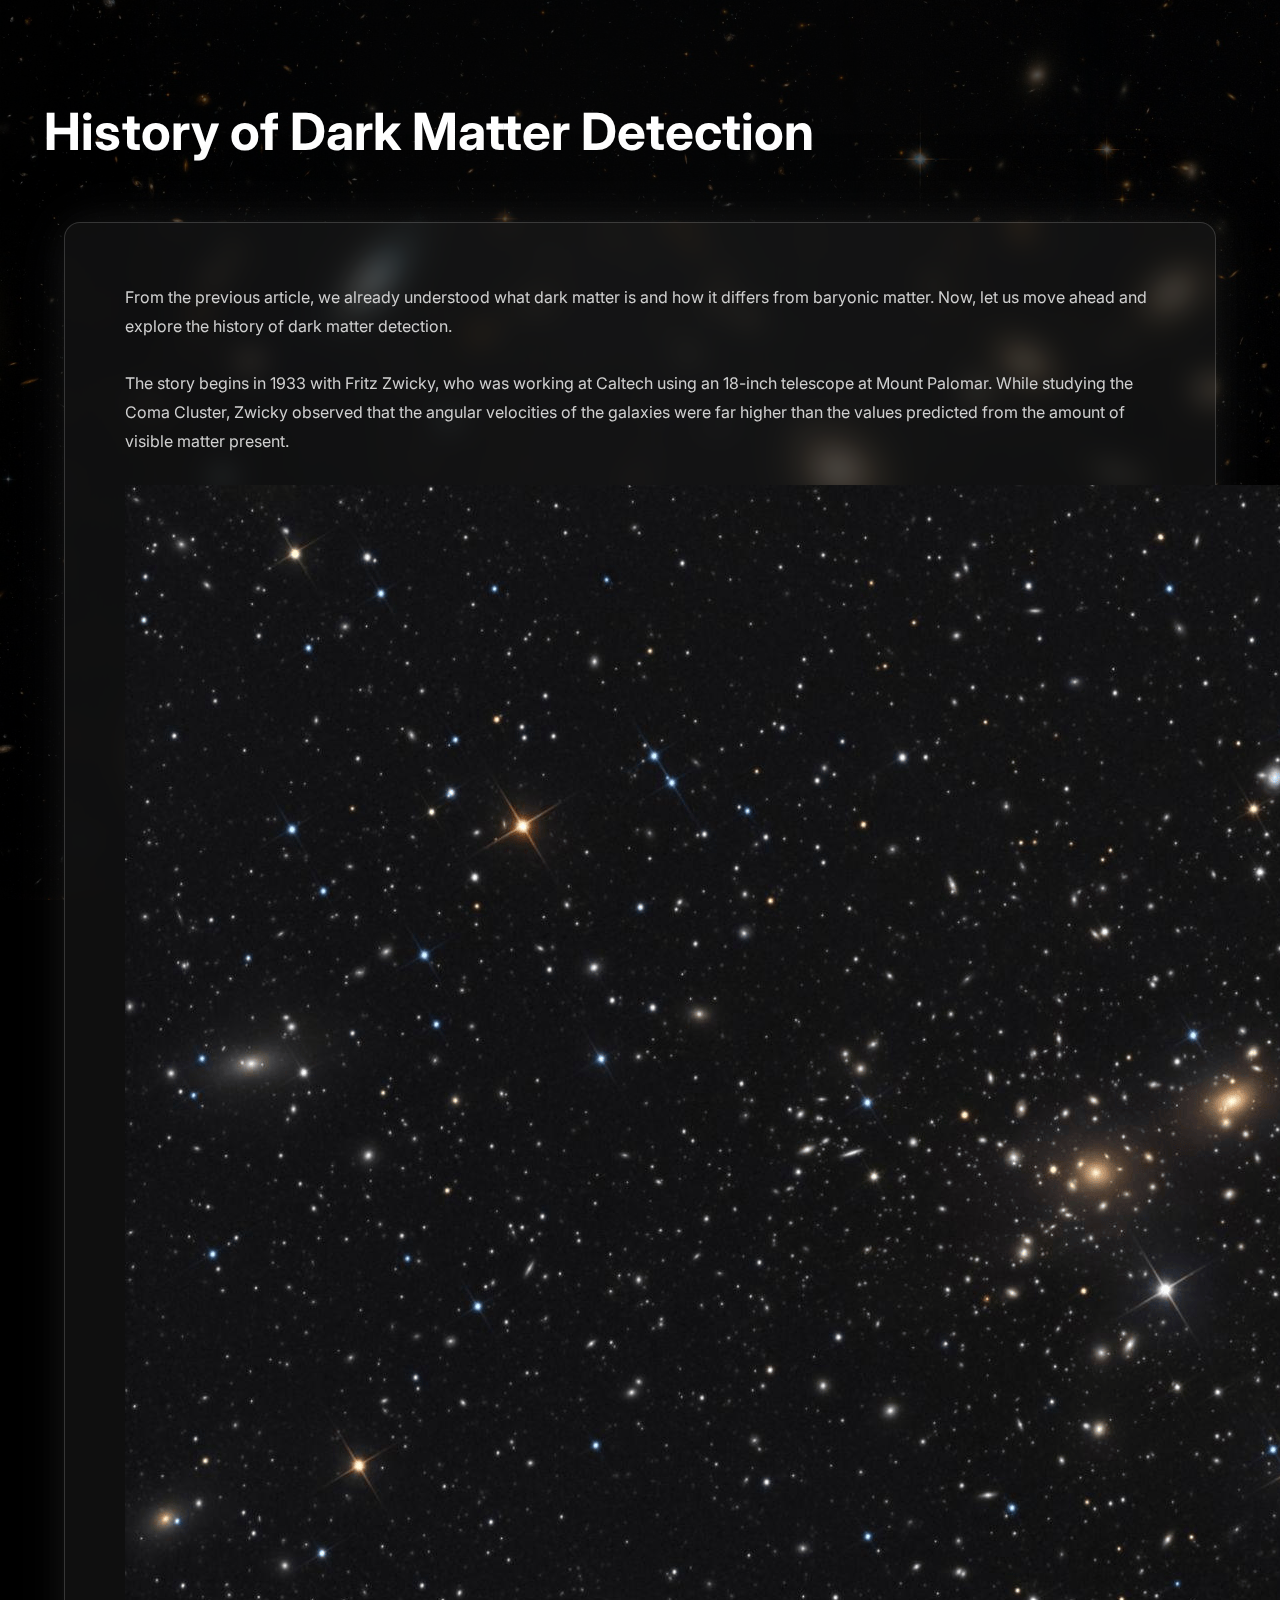
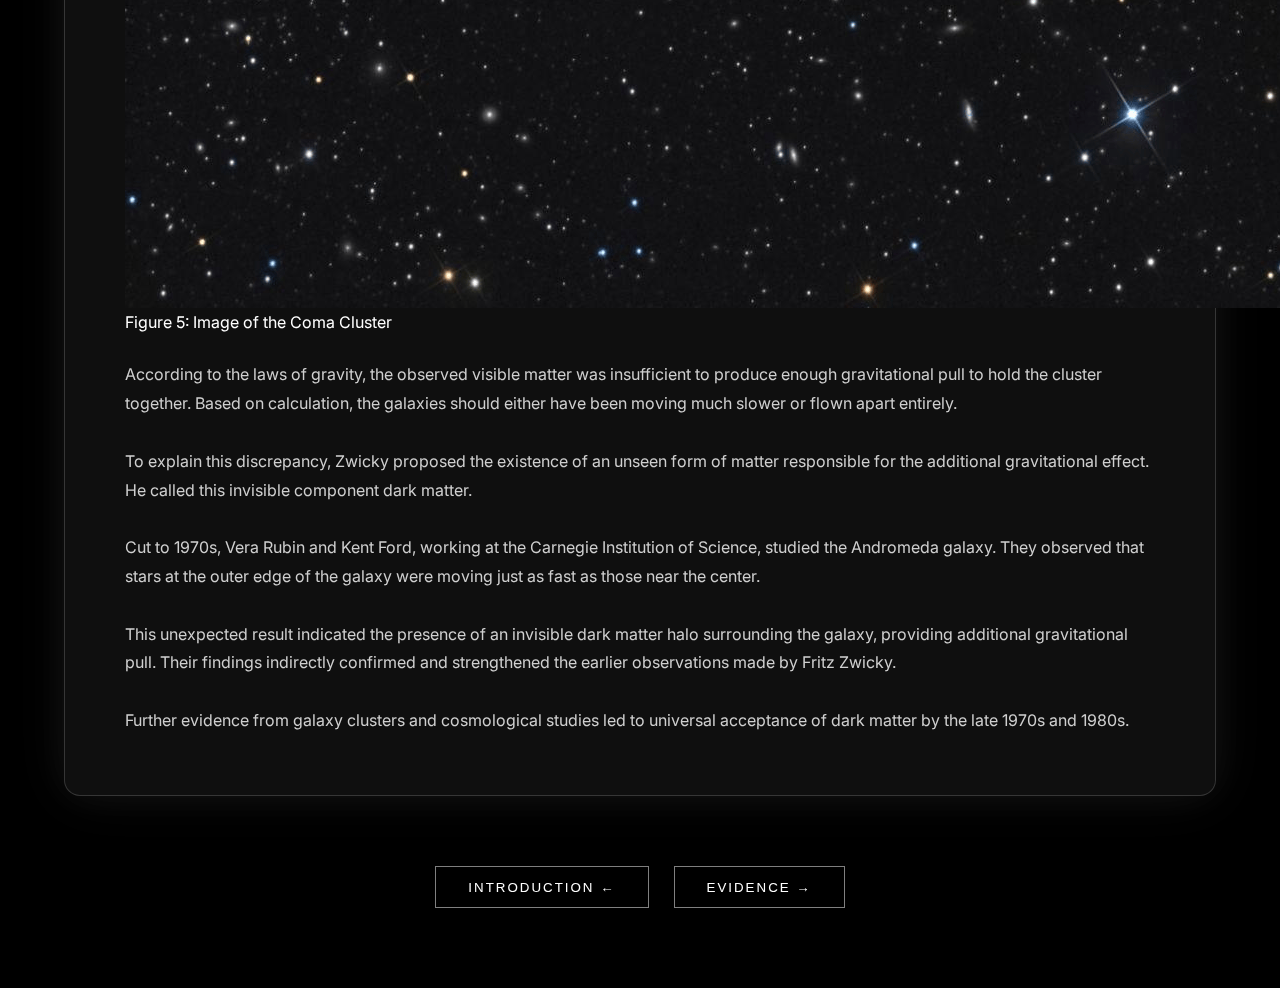
<file: html/history.html>
<!DOCTYPE html>
<html lang="en">
<head>
  <meta property="og:title" content="Unveiling Dark Matter">
  <meta property="og:description" content="Evidence, Detection & Future Prospects">
  <meta property="og:type" content="website">
  <meta property="og:url" content="https://chaipiyobiscuitkhao.space">
  <meta property="og:image" content="https://chaipiyobiscuitkhao.space/assets/preview.jpg">
  <link rel="icon" type="image/x-icon" href="assets/favicon.ico">
  <meta name="description" content="Unveiling Dark Matter: Evidence, Detection & Future Prospects. A physics project exploring the invisible structure of the universe.">
  <meta name="keywords" content="dark matter, astrophysics, astronomy, galaxy rotation, WIMPs, axions">
  <meta name="author" content="Aarnav Kundalia">
  <meta charset="UTF-8" />
  <meta name="viewport" content="width=device-width, initial-scale=1.0" />
  <title>History | Unveiling Dark Matter</title>


    <!---Schema.org Metadata-->
<script type="application/ld+json">
{
  "@context": "https://schema.org",
  "@type": "ScholarlyArticle",
  "headline": "Unveiling Dark Matter: Evidence, Detection & Future Prospects",
  "author": {
    "@type": "Person",
    "name": "Aarnav Kundalia",
    "url": "https://chaipiyobiscuitkhao.space/"
  },
  "publisher": {
    "@type": "Organization",
    "name": "Unveiling Dark Matter"
  },
  "datePublished": "2026-02-20T10:00:00+05:30",
  "dateModified": "2026-02-22T12:00:00+05:30",
  "image": "https://chaipiyobiscuitkhao.space/assets/preview.jpg",
  "description": "An educational exploration of dark matter evidence, detection methods, and theoretical models.",
  "inLanguage": "en"
}
</script>


  
  <!-- Google tag (gtag.js) -->
    <script async src="https://www.googletagmanager.com/gtag/js?id=G-WTKSYVLMWZ"></script>
    <script>
    window.dataLayer = window.dataLayer || [];
    function gtag(){dataLayer.push(arguments);}
    gtag('js', new Date());

    gtag('config', 'G-WTKSYVLMWZ');
    </script>

  <!-- Main Stylesheet -->
  <link rel="stylesheet" href="../css/global.css">
  <link rel="stylesheet" href="../css/history.css">

  <!-- Google Font  -->
  <link href="https://fonts.googleapis.com/css2?family=Inter:wght@300;400;600;700&display=swap" rel="stylesheet">
  <button id="scrollTopBtn" aria-label="Scroll to top">
    <svg width="18" height="18" viewBox="0 0 24 24" fill="none" stroke="white" stroke-width="2">
      <path d="M18 15l-6-6-6 6"/>
    </svg>
  </button>
</head>

<body>

  <audio id="clickSound" src="../assets/click.mp3" preload="auto"></audio>
  <div class="progress-bar"></div>

  <!-- Background Layer -->
  <div class="background"></div>

  <!-- MAIN PAGE WRAPPER -->
 
  <main class="history-page">

    <!-- PAGE TITLE -->
    <header class="history-header">
      <h1 id="historyTitle">History of Dark Matter Detection</h1>
    </header>


    <!-- GLASS CONTENT PANEL -->
    <section class="content-panel">

        <section class="content-section">

            
            <p>From the previous article, we already understood what dark matter is and how it differs from baryonic matter. 
                Now, let us move ahead and explore the history of dark matter detection.
            </p>
            
            <p>&nbsp;</p>

            <p>
                The story begins in 1933 with Fritz Zwicky, who was working at Caltech using an 18-inch telescope at Mount Palomar.
                 While studying the Coma Cluster, Zwicky observed that the angular velocities of the galaxies were far higher than 
                 the values predicted from the amount of visible matter present.
            </p>

            <p>&nbsp;</p>

            <div class="figure-coma-cluster">
                 <img src="../assets/coma_cluster.png" alt="Coma Cluster Galaxy Rotation Curves" class="figure-coma-cluster-image">
                 <div class="figure-coma-cluster-caption">Figure 5: Image of the Coma Cluster</div>
            </div>

            <p>&nbsp;</p>

            <p>
             According to the laws of gravity, the observed visible matter was insufficient to produce enough gravitational pull 
             to hold the cluster together. Based on calculation, the galaxies should either have been moving much slower or flown 
             apart entirely.
            </p>

            <p>&nbsp;</p>

            <p>
              To explain this discrepancy, Zwicky proposed the existence of an unseen form of matter responsible for the additional 
              gravitational effect. He called this invisible component dark matter.
            </p>

            <p>&nbsp;</p>

            <p>
             Cut to 1970s, Vera Rubin and Kent Ford, working at the Carnegie Institution of Science, studied the Andromeda galaxy. 
             They observed that stars at the outer edge of the galaxy were moving just as fast as those near the center.
            </p>

            <p>&nbsp;</p>


            <p>
                This unexpected result indicated the presence of an invisible dark matter halo surrounding the galaxy, providing additional gravitational pull. Their findings indirectly confirmed and strengthened the 
                earlier observations made by Fritz Zwicky.
            </p>

            <p>&nbsp;</p>


            <p>
               Further evidence from galaxy clusters and cosmological studies led to universal acceptance of dark matter by the late 1970s and 1980s.
            </p>

           
            </section>


   
    </section>


    <!-- NAVIGATION -->
    <nav class="nav-buttons">

      
      <button class="cta-button" data-link="../html/introduction.html">INTRODUCTION ←</button>

      
      <button class="cta-button" data-link="../html/evidence.html">EVIDENCE →</button>

    </nav>

  </main>

  <!-- Script -->
  <script src="../js/history.js"></script>

</body>
</html>
</file>
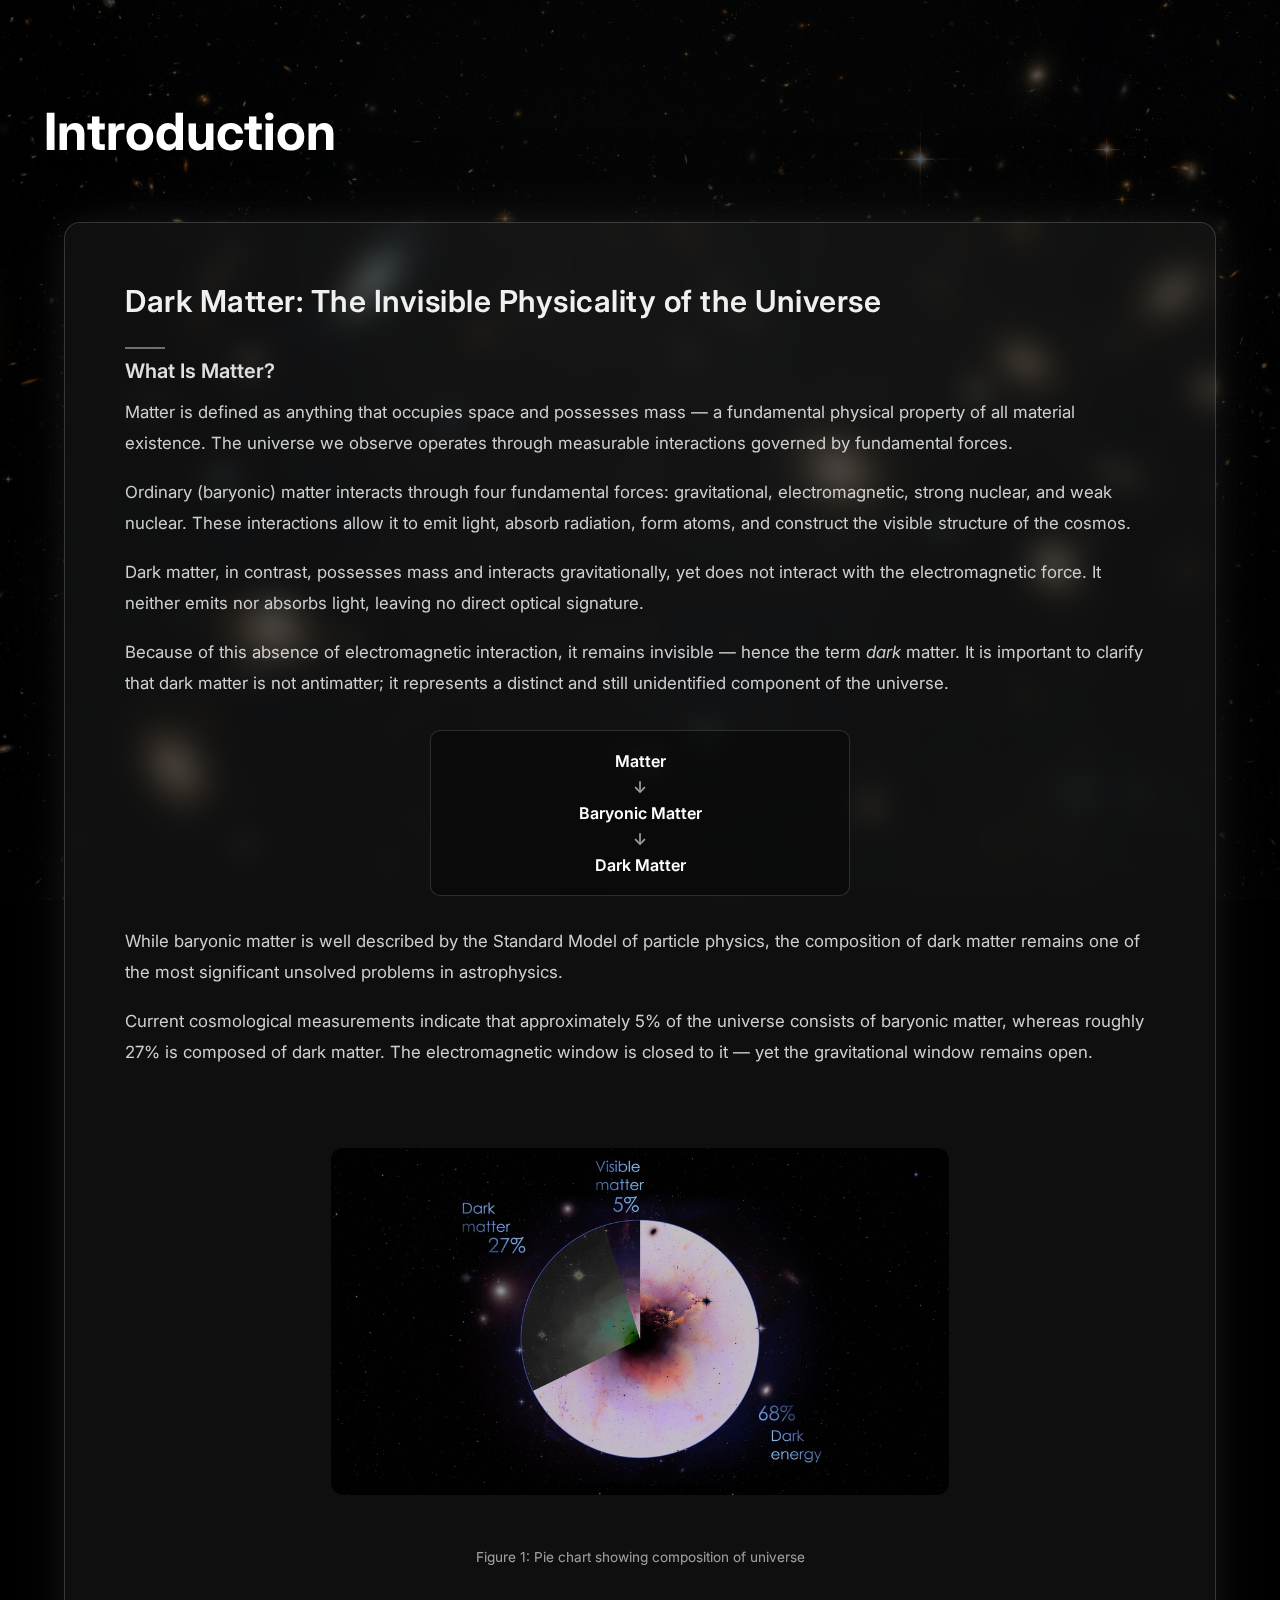
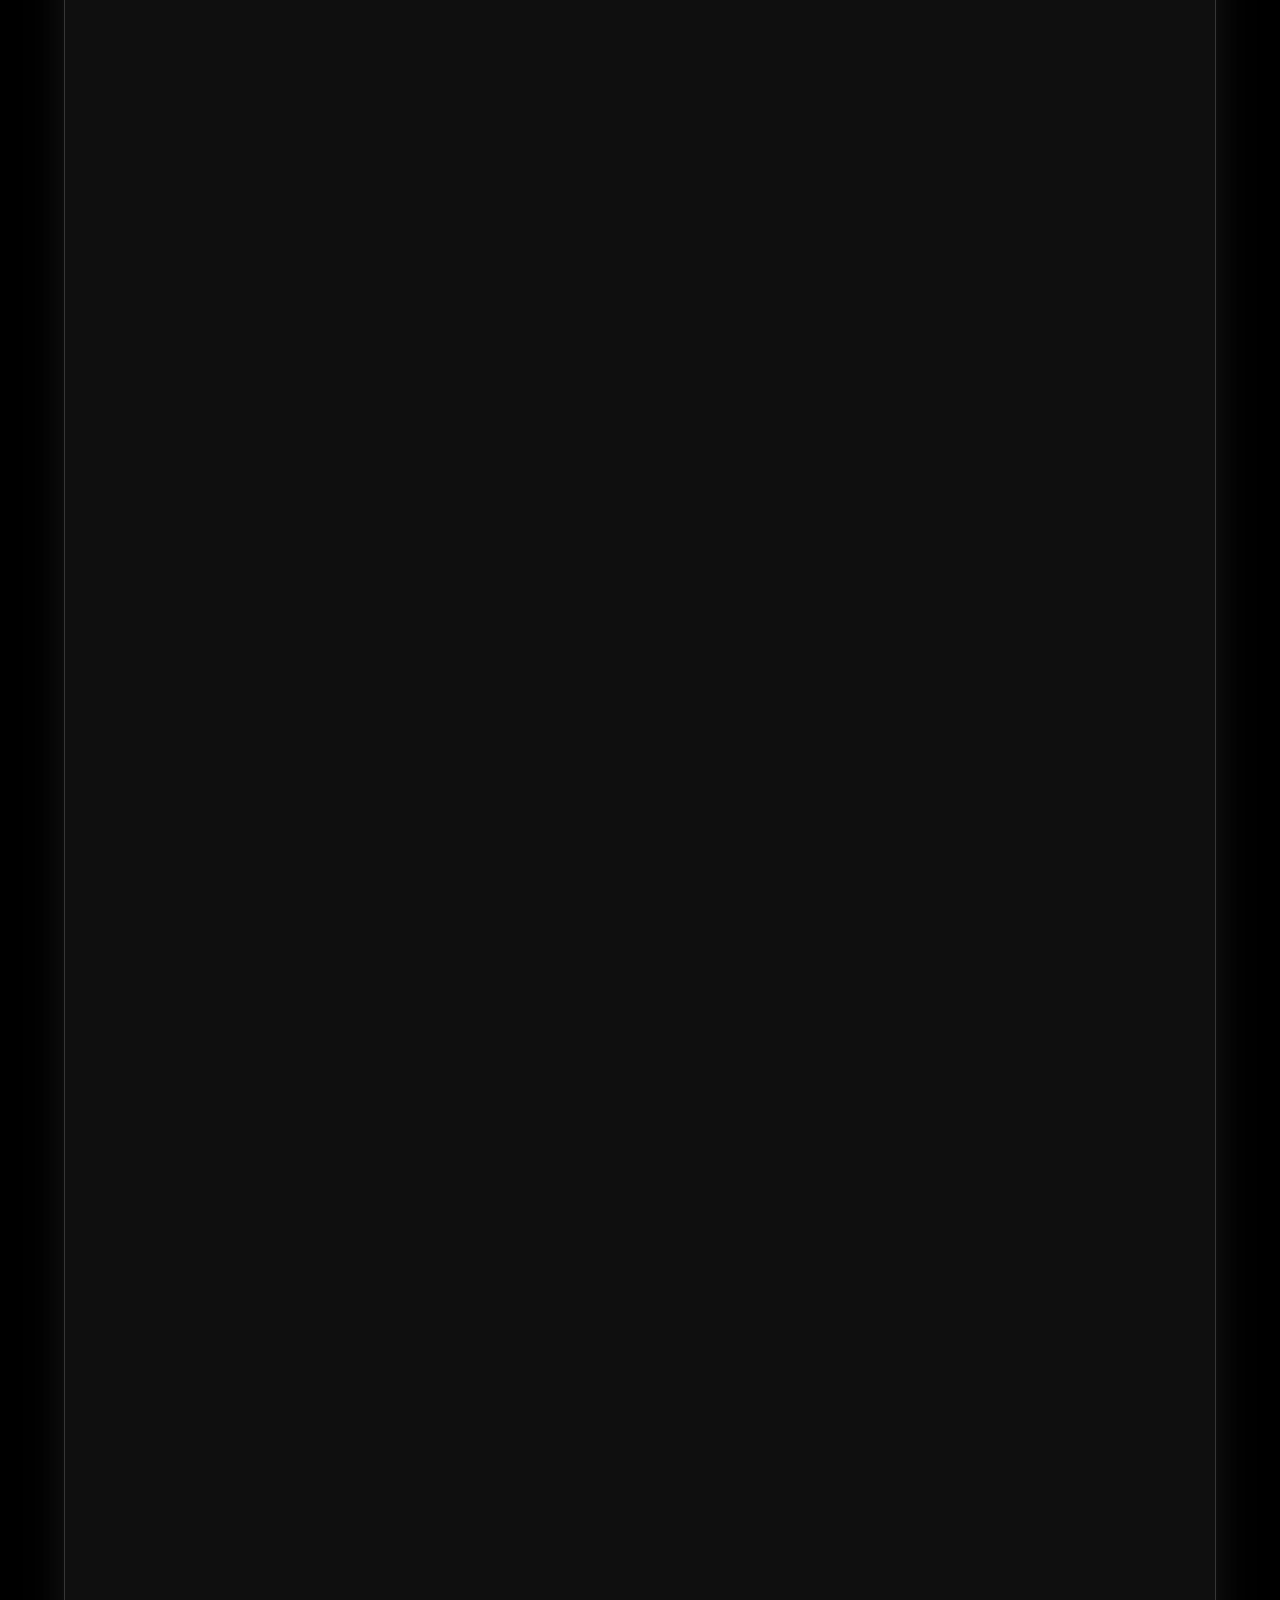
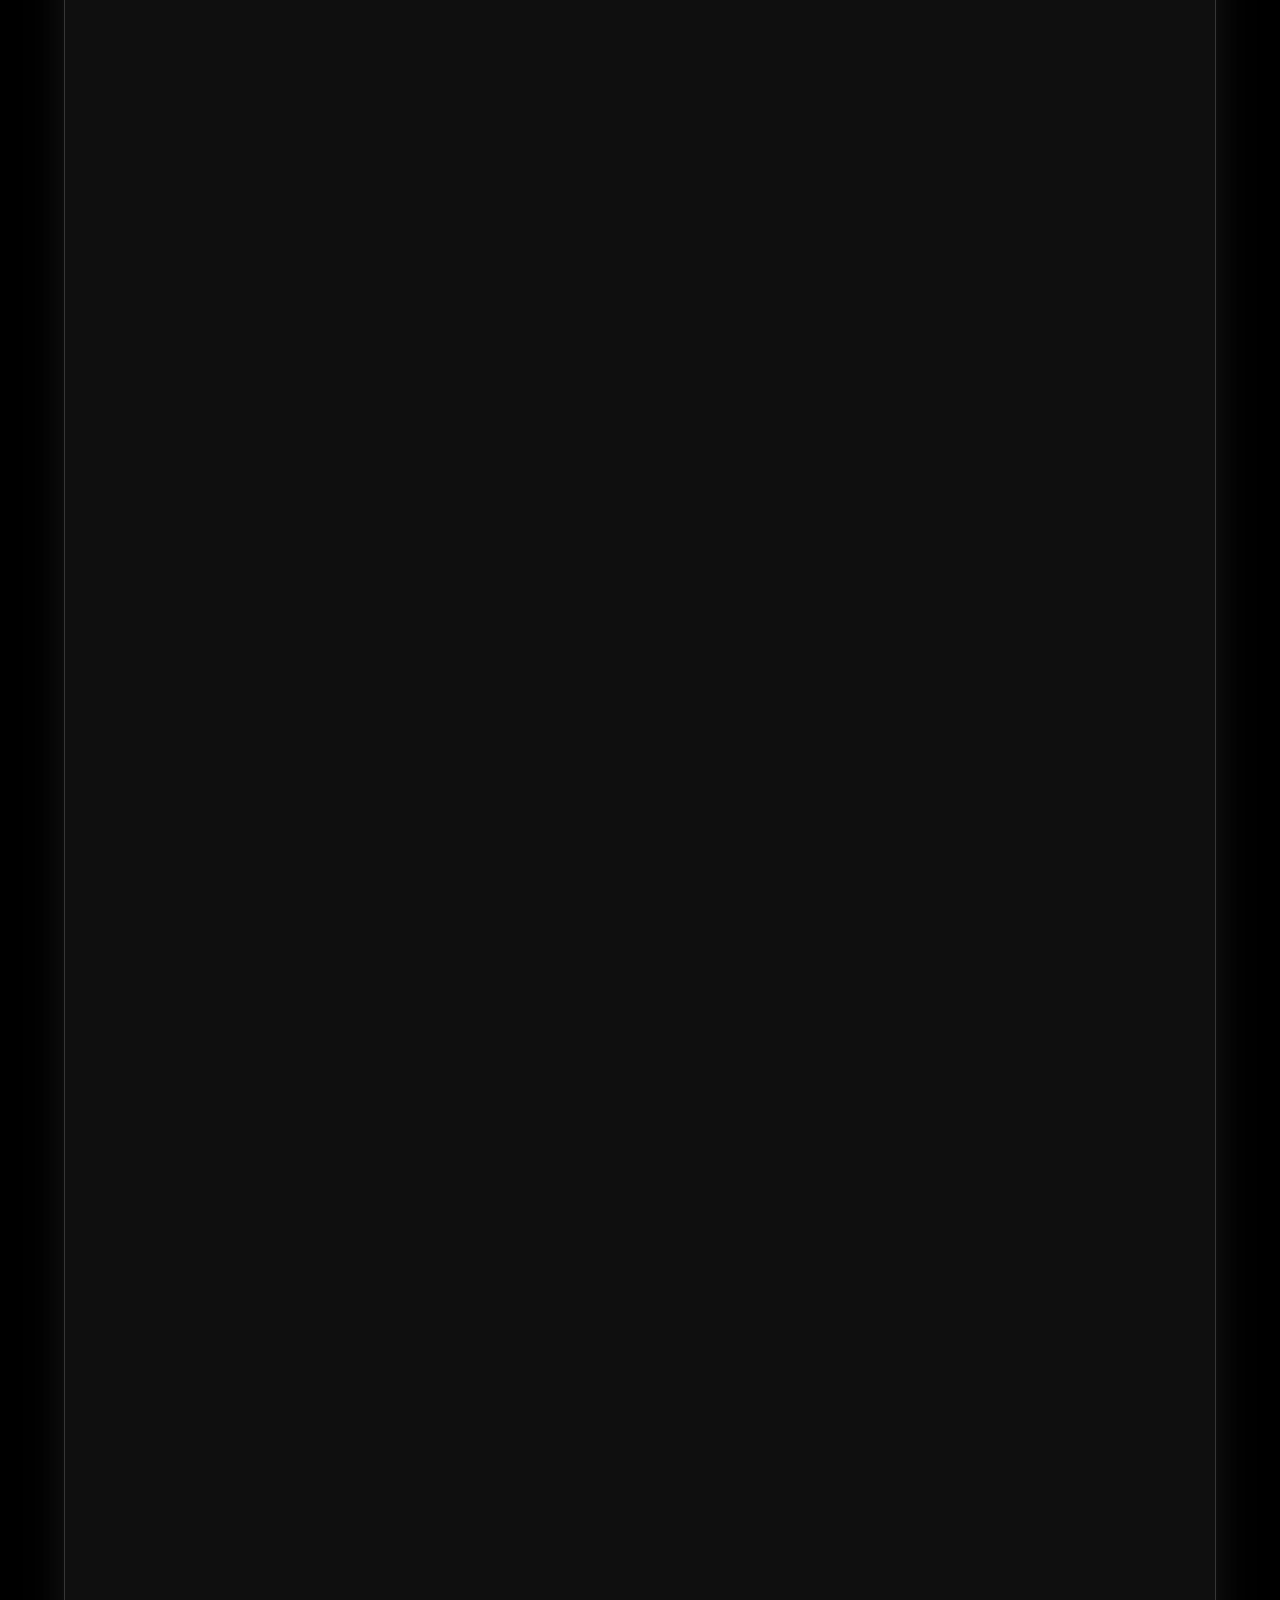
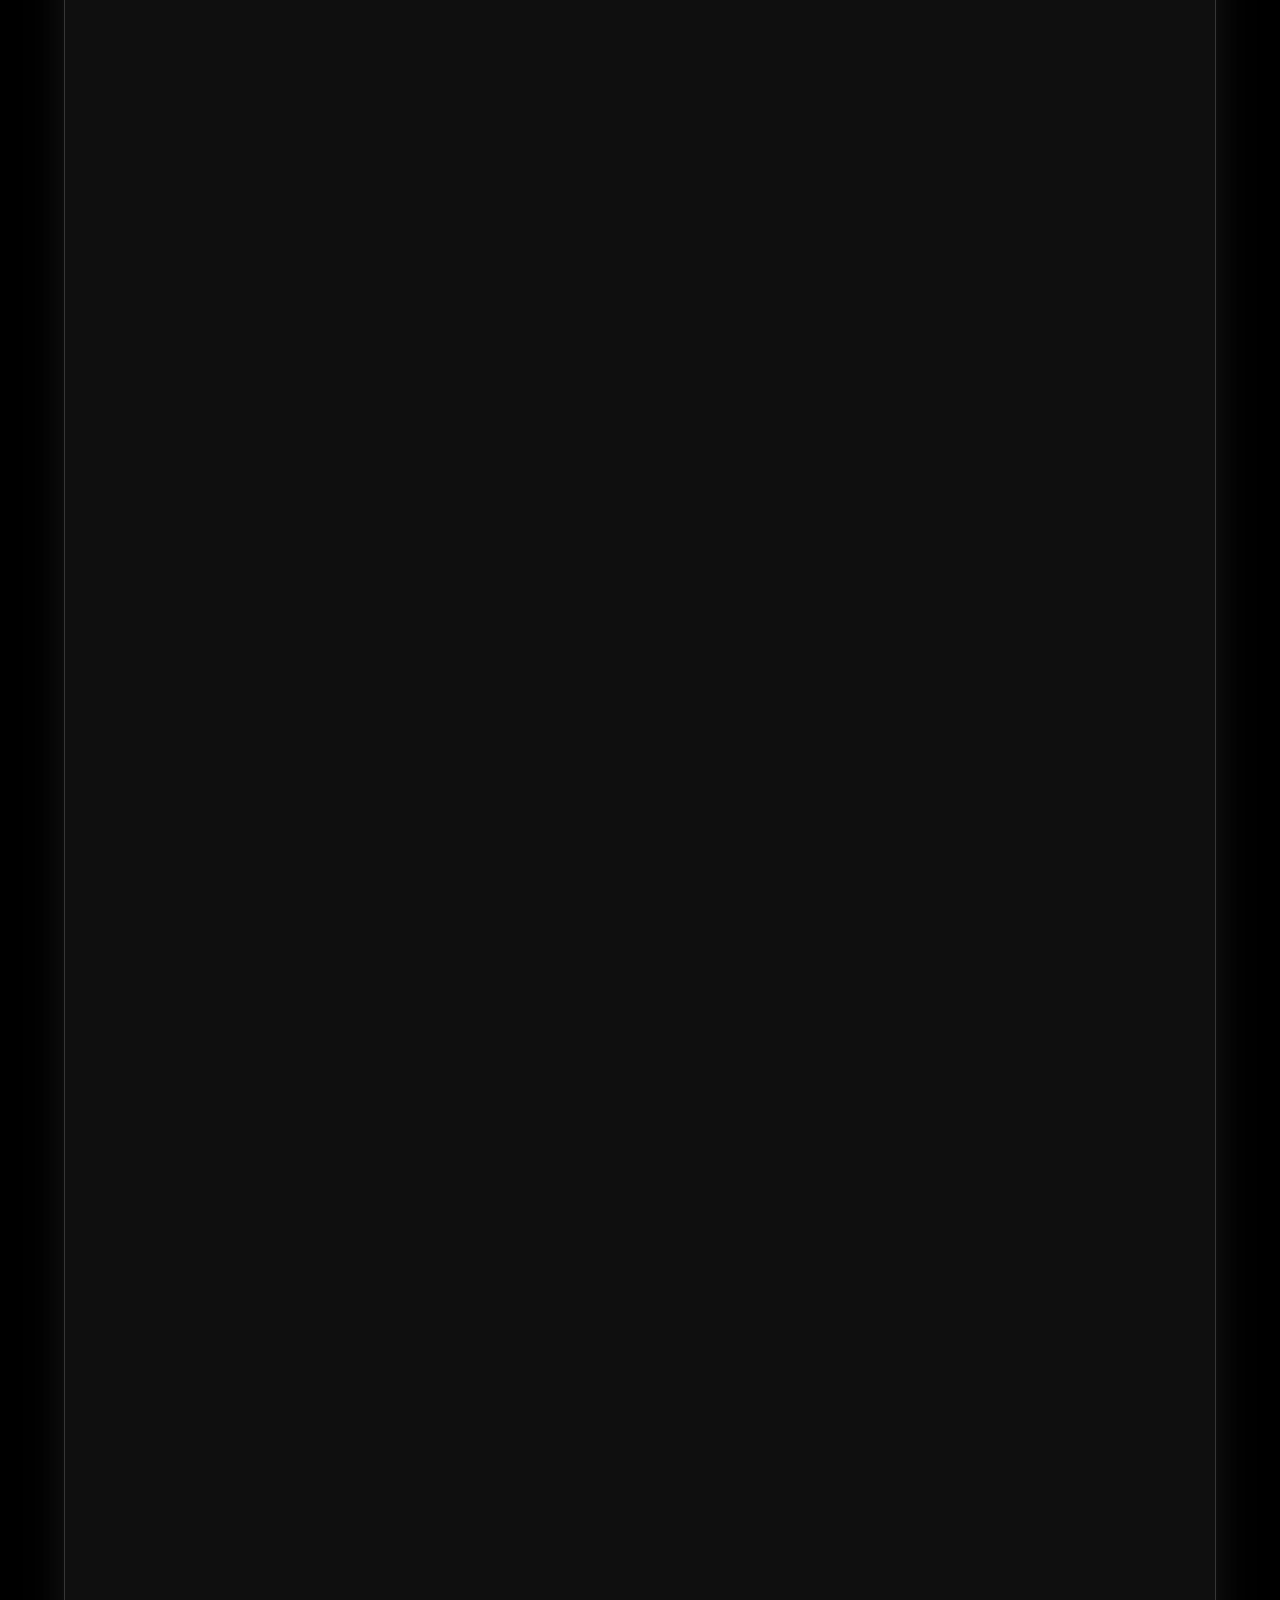
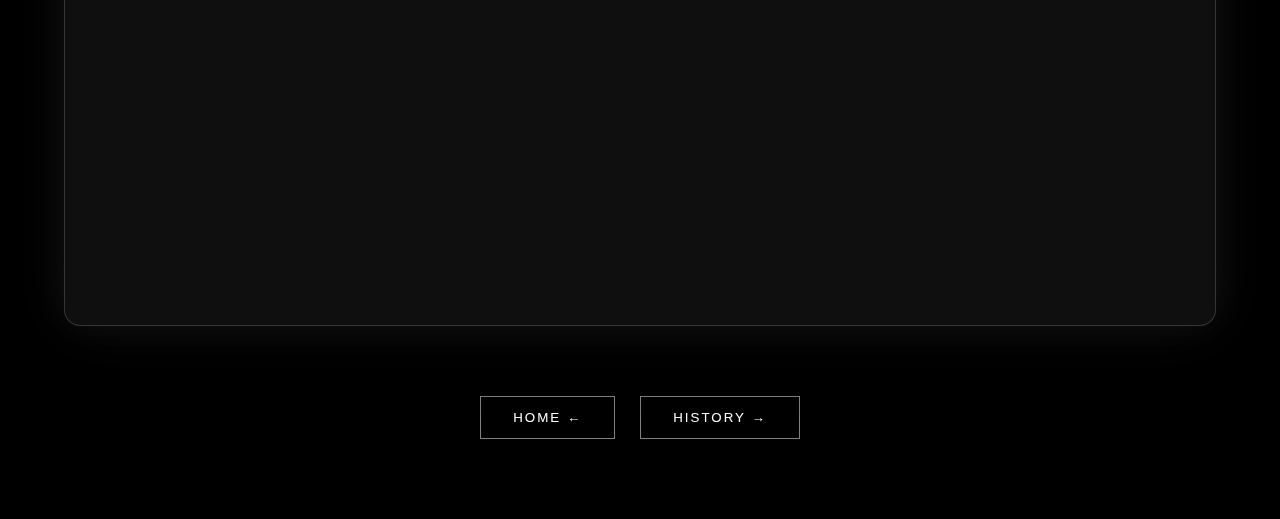
<file: html/introduction.html>
<!DOCTYPE html>
<html lang="en">
<head>
  <meta property="og:title" content="Unveiling Dark Matter">
  <meta property="og:description" content="Evidence, Detection & Future Prospects">
  <meta property="og:type" content="website">
  <meta property="og:url" content="https://chaipiyobiscuitkhao.space">
  <meta property="og:image" content="https://chaipiyobiscuitkhao.space/assets/preview.jpg">
  <link rel="icon" type="image/x-icon" href="assets/favicon.ico">
  <meta name="description" content="Unveiling Dark Matter: Evidence, Detection & Future Prospects. A physics project exploring the invisible structure of the universe.">
  <meta name="keywords" content="dark matter, astrophysics, astronomy, galaxy rotation, WIMPs, axions">
  <meta name="author" content="Aarnav Kundalia">
  <meta charset="UTF-8" />
  <meta name="viewport" content="width=device-width, initial-scale=1.0" />
  <title>Introduction | Unveiling Dark Matter</title>
  <!-- Google tag (gtag.js) -->
    <script async src="https://www.googletagmanager.com/gtag/js?id=G-WTKSYVLMWZ"></script>
    <script>
    window.dataLayer = window.dataLayer || [];
    function gtag(){dataLayer.push(arguments);}
    gtag('js', new Date());

    gtag('config', 'G-WTKSYVLMWZ');
    </script>


    <!---Schema.org Metadata-->
<script type="application/ld+json">
{
  "@context": "https://schema.org",
  "@type": "ScholarlyArticle",
  "headline": "Unveiling Dark Matter: Evidence, Detection & Future Prospects",
  "author": {
    "@type": "Person",
    "name": "Aarnav Kundalia",
    "url": "https://chaipiyobiscuitkhao.space/"
  },
  "publisher": {
    "@type": "Organization",
    "name": "Unveiling Dark Matter"
  },
  "datePublished": "2026-02-20T10:00:00+05:30",
  "dateModified": "2026-02-22T12:00:00+05:30",
  "image": "https://chaipiyobiscuitkhao.space/assets/preview.jpg",
  "description": "An educational exploration of dark matter evidence, detection methods, and theoretical models.",
  "inLanguage": "en"
}
</script>

  <!-- Main Stylesheet -->
  <link rel="stylesheet" href="../css/global.css">
  <link rel="stylesheet" href="../css/introduction.css">

  <!-- Google Font  -->
  <link href="https://fonts.googleapis.com/css2?family=Inter:wght@300;400;600;700&display=swap" rel="stylesheet">
    <button id="scrollTopBtn" aria-label="Scroll to top">
        <svg width="18" height="18" viewBox="0 0 24 24" fill="none" stroke="white" stroke-width="2">
            <path d="M18 15l-6-6-6 6"/>
        </svg>
    </button>
</head>

<body>

    <audio id="clickSound" src="../assets/click.mp3" preload="auto"></audio>
    <div class="progress-bar"></div>

    
  <!-- Background Layer -->
  <div class="background"></div>

  <!-- MAIN PAGE WRAPPER -->
 
  <main class="intro-page">

    <!-- PAGE TITLE -->
    <header class="intro-header">
      <h1 id="introTitle">Introduction</h1>
    </header>


    <!-- GLASS CONTENT PANEL -->
    <section class="content-panel">

        <section class="content-section">

            <h2>Dark Matter: The Invisible Physicality of the Universe</h2>

            <h3>What Is Matter?</h3>

            <p>
                Matter is defined as anything that occupies space and possesses mass — a fundamental
                physical property of all material existence. The universe we observe operates through
                measurable interactions governed by fundamental forces.
            </p>

            <p>
                Ordinary (baryonic) matter interacts through four fundamental forces:
                gravitational, electromagnetic, strong nuclear, and weak nuclear. These interactions
                allow it to emit light, absorb radiation, form atoms, and construct the visible
                structure of the cosmos.
            </p>

            <p>
                Dark matter, in contrast, possesses mass and interacts gravitationally, yet does
                not interact with the electromagnetic force. It neither emits nor absorbs light,
                leaving no direct optical signature.
            </p>

            <p>
                Because of this absence of electromagnetic interaction, it remains invisible —
                hence the term <em>dark</em> matter. It is important to clarify that dark matter
                is not antimatter; it represents a distinct and still unidentified component
                of the universe.
            </p>

            <div class="concept-hierarchy">
                <div>Matter</div>
                <div class="arrow">↓</div>
                <div>Baryonic Matter</div>
                <div class="arrow">↓</div>
                <div>Dark Matter</div>
            </div>

            <p>
                While baryonic matter is well described by the Standard Model of particle physics,
                the composition of dark matter remains one of the most significant unsolved
                problems in astrophysics.
            </p>

            <p>
                Current cosmological measurements indicate that approximately 5% of the universe
                consists of baryonic matter, whereas roughly 27% is composed of dark matter.
                The electromagnetic window is closed to it — yet the gravitational window remains open.
            </p>
            
            <div class="figure-composition">
                <img src="../assets/universe_composition.jpg" alt="Observed vs Predicted Matter in Galaxy Rotation Curves" class="figure-composition">
                <div class="figure-composition-caption">Figure 1: Pie chart showing composition of universe</div>
            </div>


            </section>


            <section class="content-section">

            <h2>How We Realized It Exists</h2>

            <p>
                Dark matter was not predicted theoretically in advance. Its existence was inferred
                from observational discrepancies between visible mass and gravitational behavior.
            </p>


            <p>
                In the late 19th century, Lord Kelvin noted inconsistencies in stellar motions within
                the Milky Way, suggesting unseen mass. Later, Henri Poincaré formalized the concept
                under the term “dark matter.”
            </p>
            
            <p>
                In the 1930s, Fritz Zwicky studied the Coma Cluster and discovered that visible matter
                accounted for only a fraction of the gravitational mass required to keep the cluster bound.
                This implied a large component of unseen matter.
            </p>
            
            <p>
                Definitive evidence emerged in the 1970s when Vera Rubin and Kent Ford measured
                galaxy rotation curves. Instead of decreasing with distance from the galactic center,
                stellar velocities remained nearly constant — implying an extended halo of invisible mass.
            </p>
            <div class="figure-o-p">
                <img src="../assets/observed_vs_predicted_matter.jpg" alt="Observed vs Predicted Matter in Galaxy Rotation Curves" class="figure-o-p">
                <div class="figure-o-p-caption">Figure 2: Observed vs Predicted Matter in Galaxy Rotation Curves</div>
            </div>

            <p>
                Subsequent confirmation arrived through gravitational lensing, X-ray cluster analysis,
                and measurements of the Cosmic Microwave Background. Cosmological models accurately
                reproduce observed temperature fluctuations only when dark matter is included.
            </p>

            </section>


            <section class="content-section">

            <h2>Evidence and Galactic Dynamics</h2>

            <p>
                If visible stars contained all galactic mass, orbital velocity would decline with
                increasing radius. Observations show otherwise — velocity curves flatten at large
                distances from the galactic center.
            </p>

            <p>
                This indicates that additional mass extends far beyond the luminous region of galaxies.
                The result is the dark matter halo model.
            </p>
            <div class="figure-halo">
                <img src="../assets/dark-matter-halo.png" alt="Dark Matter Halo Visualization" class="figure-halo">
                <div class="figure-halo-caption">Figure 3: Dark Matter Halo Visualization</div>
            </div>

            <p>
                Gravitational lensing provides independent verification. According to general relativity,
                light bends around massive objects. Observed lensing often exceeds what visible mass
                alone can explain.
            </p>

            <p>
                The Cosmic Microwave Background further supports this conclusion. Its anisotropy spectrum
                aligns precisely with theoretical models only when dark matter is included as a
                cosmological component.
            </p>
            <div class="figure-cbm">
                <img src="../assets/cmb.png" alt="Cosmic Microwave Background Anisotropy" class="figure-cbm">
                <div class="figure-cbm-caption">Figure 4: Cosmic Microwave Background Anisotropy</div>
            </div>

            </section>


            <section class="content-section">

            <h2>Why Detecting Dark Matter Is Difficult</h2>

            <p>
                Dark matter constitutes approximately 85% of all matter in the universe.
                Without it, galaxies would not remain gravitationally stable.
            </p>

            <p>
                The difficulty arises from its lack of electromagnetic interaction.
                It cannot be directly observed, imaged, or isolated using conventional
                detection techniques.
            </p>

            <p>
                The universe is filled with background noise: cosmic rays, radiation,
                and high-energy particles constantly interact with Earth. Any dark matter
                interaction would be extraordinarily subtle.
            </p>

            <p>
                To reduce interference, experiments are conducted deep underground,
                where layers of rock shield detectors from cosmic radiation.
            </p>

            </section>


            <section class="content-section">

            <h2>Direct Detection: Waiting for a Signal</h2>

            <p>
                Some experiments utilize large volumes of liquid xenon to detect rare
                nuclear recoils caused by potential dark matter collisions.
            </p>
            <div class="figure-xenon-detector">
                <img src="../assets/xenon-detector.jpg" alt="Xenon Detector for Dark Matter Detection" class="figure-xenon-detector">
                <div class="figure-xenon-detector-caption">Figure 5: Xenon Detector for Dark Matter Detection</div>
            </div>

            <p>
                A successful interaction would produce a minute flash of light and a
                measurable electron signal. These events are extremely rare and
                require ultra-sensitive instrumentation.
            </p>

            <p>
                Although no definitive detection has been confirmed, experimental
                sensitivity continues to improve, narrowing the range of viable
                dark matter properties.
            </p>

            </section>


            <section class="content-section">

            <h2>Axions and Other Candidates</h2>

            <p>
                Axions represent a class of extremely light hypothetical particles.
                Instead of colliding with atoms, they may convert into faint
                electromagnetic signals under strong magnetic fields.
            </p>

            <p>
                Microwave cavity experiments attempt to detect these subtle
                frequency shifts with advanced quantum amplification techniques.
            </p>

            <p>
                Other indirect searches examine gamma rays or high-energy particles
                that may result from dark matter annihilation or decay.
            </p>

            <ul>
                <li><strong>WIMPs</strong> — Weakly Interacting Massive Particles.</li>
                <li><strong>Axions</strong> — Ultra-light, low-energy particle candidates.</li>
            </ul>

            <p>
                The central question remains unresolved: does dark matter fit within
                an extension of the Standard Model, or does it require an entirely new
                theoretical framework?
            </p>
            <div class="figure-alt-theories">
                <img src="../assets/dark-matter-theories.webp" alt="Observed vs Predicted Matter in Galaxy Rotation Curves" class="figure-alt-theories">
                <div class="figure-alt-theories-caption">Figure 6: Alternate Theories for Dark Matter</div>
            </div>

            </section>

    </section>


    <!-- NAVIGATION -->
    <nav class="nav-buttons">

      
      <button class="cta-button" data-link="../index.html">HOME ←</button>

      
      <button class="cta-button" data-link="../html/history.html">HISTORY →</button>

    </nav>

  </main>

  <!-- Script -->
  <script src="../js/introduction.js"></script>

</body>
</html>
</file>
<file: css/home.css>
* {
  margin: 0;
  padding: 0;
  box-sizing: border-box;
}

body {
  font-family: "Segoe UI", sans-serif;
  min-height: 100vh;
  overflow: hidden;
  color: white;
  background: black;
}

/* Background */
.background {
  position: fixed;
  inset: 0;
  background: url("../assets/stars.jpg") center/cover no-repeat;
  filter: brightness(0.35);
  z-index: -1;
}

/* Page transition */
.page-exit {
  animation: pageExit 0.5s ease forwards;
}

@keyframes pageExit {
  to {
    opacity: 0;
    transform: scale(0.98);
  }
}

/* Layout */
main {
  min-height: 100vh;
  display: flex;
  flex-direction: column;
  justify-content: center;
  align-items: center;
  transition: all 1s ease;
}

.hero {
  text-align: center;
  transition: all 1s ease;
}

/* STATES */

/* Initial hidden */
.state-hidden .hero {
  opacity: 0;
  transform: translateY(30px);
}

/* Centered visible */
.state-center .hero {
  opacity: 1;
  transform: translateY(0);
}

/* Fade out */
.state-fadeout .hero {
  opacity: 0;
  transform: translateY(-20px);
}

/* Side aligned reappear */
.state-side {
  align-items: flex-start;
  padding-left: 80px;
}

.state-side .hero {
  opacity: 1;
  transform: translateY(0);
  text-align: left;
}

/* Typography */
h1 { font-size: 3rem; }
h2 { font-size: 1.6rem; font-weight: 300; margin-top: 0.5rem; }
.tagline { margin-top: 1rem; opacity: 0.8; }

.credits {
  margin-top: 2rem;
  opacity: 0.7;
  line-height: 1.4;
}

.credits span {
  font-size: 0.75rem;
  letter-spacing: 2px;
}

/* Button */
.cta-button {
  margin-top: 3rem;
  padding: 0.8rem 2rem;
  border: 1px solid rgba(255,255,255,0.5);
  background: transparent;
  color: white;
  font-size: 0.9rem;
  letter-spacing: 2px;
  cursor: pointer;
  transition: all 0.4s ease;
}

.cta-button.hidden {
  opacity: 0;
  transform: translateY(10px);
}

.cta-button.show {
  opacity: 1;
  transform: translateY(0);
}

.cta-button:hover {
  background: rgba(255,255,255,0.15);
  transform: translateY(-2px);
}

.cta-button:active {
  transform: scale(0.96);
}


/* ================= MOBILE ================= */
@media (max-width: 768px) {

  h1 { font-size: 2rem; }
  h2 { font-size: 1.2rem; }

  .state-side {
    align-items: center;
    padding-left: 20px;
    padding-right: 20px;
  }

  .state-side .hero {
    text-align: center;
  }

  .cta-button {
    width: 90%;
    max-width: 320px;
  }
}

button {
  -webkit-tap-highlight-color: transparent;
}
</file>
<file: dark-matter-blog/style.css>
* {
  margin: 0;
  padding: 0;
  box-sizing: border-box;
}

body {
  font-family: "Segoe UI", Roboto, sans-serif;
  height: 100vh;
  overflow: hidden;
  color: white;
}

/* Background */
.background {
  position: fixed;
  inset: 0;
  background: url("assets/stars.jpg") center/cover no-repeat;
  filter: brightness(0.35);
  z-index: -1;
}

/* Main content */
main {
  position: absolute;
  inset: 0;
  display: flex;
  flex-direction: column;
  justify-content: center;
  align-items: center;
  text-align: center;
  transition: all 1.2s ease;
}

/* Initial hidden state */
.intro-hidden {
  opacity: 0;
  transform: translateY(30px);
}

/* Initial appear animation */
.intro-visible {
  opacity: 1;
  transform: translateY(0);
}

/* Fade out */
.intro-fadeout {
  opacity: 0;
  transform: scale(0.95);
}

/* Final arranged position */
.intro-side {
  opacity: 1;
  align-items: flex-start;
  text-align: left;
  padding-left: 6rem;
  padding-top: 5rem;
  transform: translateY(0);
}

/* Typography */
h1 {
  font-size: 3rem;
  margin-bottom: 0.5rem;
}

h2 {
  font-size: 1.6rem;
  font-weight: 300;
  margin-bottom: 1rem;
}

.tagline {
  font-size: 1rem;
  opacity: 0.8;
  margin-bottom: 2rem;
}

.credits {
  font-size: 0.9rem;
  opacity: 0.7;
  line-height: 1.5;
  margin-bottom: 2.5rem;
}

.credits span {
  letter-spacing: 2px;
  font-size: 0.75rem;
}

/* Button */
.cta-button {
  opacity: 0;
  padding: 0.8rem 2rem;
  border: 1px solid rgba(255,255,255,0.5);
  background: transparent;
  color: white;
  cursor: pointer;
  font-size: 0.9rem;
  letter-spacing: 2px;
  transition: all 0.3s ease;
}

.cta-button.show {
  opacity: 1;
}

.cta-button:hover {
  background: rgba(255,255,255,0.15);
  transform: translateY(-2px);
}

.cta-button:active {
  transform: scale(0.96);
}
</file>
<file: history.css>
* {
  margin: 0;
  padding: 0;
  box-sizing: border-box;
}

html {
  scroll-behavior: smooth;
}

body {
  font-family: "Inter", sans-serif;
  background: black;
  color: white;
  overflow-x: hidden;
}


/* BACKGROUND */

.background {
  position: fixed;
  inset: 0;
  background: url("assets/stars.jpg") center / cover no-repeat;
  filter: brightness(0.35);
  z-index: -2;
}

/* Subtle overlay for depth */
.background::after {
  content: "";
  position: absolute;
  inset: 0;
  background: radial-gradient(
    circle at 50% 30%,
    rgba(255,255,255,0.05),
    transparent 60%
  );
  z-index: -1;
}

/* PAGE LAYOUT */


.history-page {
  min-height: 100vh;
  padding: 100px 5vw 80px 5vw;
  display: flex;
  flex-direction: column;
  align-items: center;
}


/* TITLE */

.history-header {
  width: 100%;
  max-width: 1200px;
  margin-bottom: 60px;
}

#historyTitle {
  font-size: 3.2rem;
  font-weight: 700;
  color: #ffffff;

  /* Initial animation state */
  opacity: 0;
  transform: translateX(-40px);
  filter: blur(4px);

  transition: all 0.9s ease;
}

/* Activated by JS */
#historyTitle.show {
  opacity: 1;
  transform: translateX(-20px);
  filter: blur(0);
}

/* GLASS CONTENT PANEL */


.content-panel {
  width: 100%;
  max-width: 1200px;

  padding: 60px 60px;
  border-radius: 16px;

  background: rgba(255, 255, 255, 0.06);
  backdrop-filter: blur(14px);
  -webkit-backdrop-filter: blur(14px);

  border: 1px solid rgba(255, 255, 255, 0.15);

  box-shadow:
    0 0 40px rgba(255,255,255,0.05),
    0 0 80px rgba(0,0,0,0.4);

  position: relative;
}

/* Soft edge glow */
.content-panel::before {
  content: "";
  position: absolute;
  inset: 0;
  border-radius: 16px;
  pointer-events: none;
  box-shadow: 0 0 60px rgba(255,255,255,0.05);
}

/* CONTENT STRUCTURE */


.content-section {
  margin-bottom: 70px;
}

.content-section:last-child {
  margin-bottom: 0;
}

/* TYPOGRAPHY */
.content-section h2 {
  font-size: 1.9rem;
  font-weight: 600;
  color: #f0f0f0;
  margin-bottom: 24px;
  letter-spacing: 0.5px;
}

.content-section h3 {
  font-size: 1.25rem;
  font-weight: 600;
  color: #e0e0e0;
  margin-top: 28px;
  margin-bottom: 14px;
  position: relative;
}

/* Decorative separator line */
.content-section h3::before {
  content: "";
  display: block;
  width: 40px;
  height: 2px;
  background: rgba(255,255,255,0.4);
  margin-bottom: 10px;
}

.content-section p {
  font-size: 1.05rem;
  line-height: 1.85;
  color: #cfcfcf;
  margin-bottom: 18px;
}

.content-section ul {
  margin: 15px 0 20px 22px;
}

.content-section li {
  margin-bottom: 10px;
  color: #d6d6d6;
}

/* CONCEPT HIERARCHY BLOCK */


.concept-hierarchy {
  margin: 30px auto;
  padding: 20px 25px;
  max-width: 420px;

  display: flex;
  flex-direction: column;
  align-items: center;
  gap: 6px;

  background: rgba(0, 0, 0, 0.4);
  border-radius: 10px;
  border: 1px solid rgba(255,255,255,0.15);

  font-weight: 600;
  color: #ffffff;
}

.concept-hierarchy .arrow {
  opacity: 0.6;
}

/* NAVIGATION BUTTONS */


.nav-buttons {
  margin-top: 70px;
  display: flex;
  gap: 25px;
}

.cta-button {
  padding: 0.8rem 2rem;
  border: 1px solid rgba(255,255,255,0.5);
  background: transparent;
  color: white;
  letter-spacing: 2px;
  cursor: pointer;
  transition: all 0.35s ease;
}

.cta-button:hover {
  background: rgba(255,255,255,0.15);
  transform: translateY(-2px);
}

.cta-button:active {
  transform: scale(0.96);
}

.cta-button.disabled {
  opacity: 0.4;
  cursor: not-allowed;
}

/* CUSTOM SCROLLBAR */


::-webkit-scrollbar {
  width: 6px;
}

::-webkit-scrollbar-track {
  background: transparent;
}

::-webkit-scrollbar-thumb {
  background: rgba(255,255,255,0.3);
  border-radius: 10px;
}

::-webkit-scrollbar-thumb:hover {
  background: rgba(255,255,255,0.5);
}


/* RESPONSIVE ADJUSTMENTS */

@media (max-width: 900px) {

  .content-panel {
    padding: 40px 30px;
  }

  #historyTitle {
    font-size: 2.4rem;
  }

  .content-section h2 {
    font-size: 1.6rem;
  }

}
</file>
<file: introduction.css>
* {
  margin: 0;
  padding: 0;
  box-sizing: border-box;
}

html {
  scroll-behavior: smooth;
}

body {
  font-family: "Inter", sans-serif;
  background: black;
  color: white;
  overflow-x: hidden;
}


/* BACKGROUND */

.background {
  position: fixed;
  inset: 0;
  background: url("assets/stars.jpg") center / cover no-repeat;
  filter: brightness(0.35);
  z-index: -2;
}

/* Subtle overlay for depth */
.background::after {
  content: "";
  position: absolute;
  inset: 0;
  background: radial-gradient(
    circle at 50% 30%,
    rgba(255,255,255,0.05),
    transparent 60%
  );
  z-index: -1;
}

/* PAGE LAYOUT */


.intro-page {
  min-height: 100vh;
  padding: 100px 5vw 80px 5vw;
  display: flex;
  flex-direction: column;
  align-items: center;
}


/* TITLE */

.intro-header {
  width: 100%;
  max-width: 1200px;
  margin-bottom: 60px;
}

#introTitle {
  font-size: 3.2rem;
  font-weight: 700;
  color: #ffffff;

  /* Initial animation state */
  opacity: 0;
  transform: translateX(-40px);
  filter: blur(4px);

  transition: all 0.9s ease;
}

/* Activated by JS */
#introTitle.show {
  opacity: 1;
  transform: translateX(-20px);
  filter: blur(0);
}

/* GLASS CONTENT PANEL */


.content-panel {
  width: 100%;
  max-width: 1200px;

  padding: 60px 60px;
  border-radius: 16px;

  background: rgba(255, 255, 255, 0.06);
  backdrop-filter: blur(14px);
  -webkit-backdrop-filter: blur(14px);

  border: 1px solid rgba(255, 255, 255, 0.15);

  box-shadow:
    0 0 40px rgba(255,255,255,0.05),
    0 0 80px rgba(0,0,0,0.4);

  position: relative;
}

/* Soft edge glow */
.content-panel::before {
  content: "";
  position: absolute;
  inset: 0;
  border-radius: 16px;
  pointer-events: none;
  box-shadow: 0 0 60px rgba(255,255,255,0.05);
}

/* CONTENT STRUCTURE */


.content-section {
  margin-bottom: 70px;
}

.content-section:last-child {
  margin-bottom: 0;
}

/* TYPOGRAPHY */
.content-section h2 {
  font-size: 1.9rem;
  font-weight: 600;
  color: #f0f0f0;
  margin-bottom: 24px;
  letter-spacing: 0.5px;
}

.content-section h3 {
  font-size: 1.25rem;
  font-weight: 600;
  color: #e0e0e0;
  margin-top: 28px;
  margin-bottom: 14px;
  position: relative;
}

/* Decorative separator line */
.content-section h3::before {
  content: "";
  display: block;
  width: 40px;
  height: 2px;
  background: rgba(255,255,255,0.4);
  margin-bottom: 10px;
}

.content-section p {
  font-size: 1.05rem;
  line-height: 1.85;
  color: #cfcfcf;
  margin-bottom: 18px;
}

.content-section ul {
  margin: 15px 0 20px 22px;
}

.content-section li {
  margin-bottom: 10px;
  color: #d6d6d6;
}

/* CONCEPT HIERARCHY BLOCK */


.concept-hierarchy {
  margin: 30px auto;
  padding: 20px 25px;
  max-width: 420px;

  display: flex;
  flex-direction: column;
  align-items: center;
  gap: 6px;

  background: rgba(0, 0, 0, 0.4);
  border-radius: 10px;
  border: 1px solid rgba(255,255,255,0.15);

  font-weight: 600;
  color: #ffffff;
}

.concept-hierarchy .arrow {
  opacity: 0.6;
}

/* NAVIGATION BUTTONS */


.nav-buttons {
  margin-top: 70px;
  display: flex;
  gap: 25px;
}

.cta-button {
  padding: 0.8rem 2rem;
  border: 1px solid rgba(255,255,255,0.5);
  background: transparent;
  color: white;
  letter-spacing: 2px;
  cursor: pointer;
  transition: all 0.35s ease;
}

.cta-button:hover {
  background: rgba(255,255,255,0.15);
  transform: translateY(-2px);
}

.cta-button:active {
  transform: scale(0.96);
}

.cta-button.disabled {
  opacity: 0.4;
  cursor: not-allowed;
}

/* CUSTOM SCROLLBAR */


::-webkit-scrollbar {
  width: 6px;
}

::-webkit-scrollbar-track {
  background: transparent;
}

::-webkit-scrollbar-thumb {
  background: rgba(255,255,255,0.3);
  border-radius: 10px;
}

::-webkit-scrollbar-thumb:hover {
  background: rgba(255,255,255,0.5);
}


/* RESPONSIVE ADJUSTMENTS */

@media (max-width: 900px) {

  .content-panel {
    padding: 40px 30px;
  }

  #introTitle {
    font-size: 2.4rem;
  }

  .content-section h2 {
    font-size: 1.6rem;
  }

}
</file>
<file: dark-matter-blog/introduction.css>
* {
  margin: 0;
  padding: 0;
  box-sizing: border-box;
}

body {
  font-family: "Inter", sans-serif;
  color: white;
  height: 100vh;
  overflow: hidden;
  background: black;
}

/* Subtle page enter */
body {
  animation: pageEnter 0.5s ease forwards;
}

@keyframes pageEnter {
  from {
    opacity: 0;
    transform: scale(1.02);
  }
  to {
    opacity: 1;
    transform: scale(1);
  }
}

.page-exit {
  animation: pageExit 0.5s ease forwards;
}

@keyframes pageExit {
  to {
    opacity: 0;
    transform: scale(0.98);
  }
}

/* Background */
.background {
  position: fixed;
  inset: 0;
  background: url("assets/stars.jpg") center/cover no-repeat;
  filter: brightness(0.35);
  z-index: -1;
}

/* Layout */
.intro-page {
  height: 100vh;
  display: flex;
  flex-direction: column;
  align-items: center;
  padding: 40px 20px;
}

#introTitle {
  font-size: 3rem;
  margin-bottom: 30px;
}

/* Content */
.content {
  width: 100%;
  max-width: 900px;
  flex: 1;
  overflow-y: auto;
  line-height: 1.8;
  padding-right: 20px;
}

/* Scroll reveal */
.reveal {
  opacity: 0;
  transform: translateY(20px);
  transition: all 0.6s ease;
}

.reveal.show {
  opacity: 1;
  transform: translateY(0);
}

/* Buttons */
.nav-buttons {
  display: flex;
  gap: 20px;
  margin-top: 40px;
}

.cta-button {
  padding: 0.8rem 2rem;
  border: 1px solid rgba(255,255,255,0.5);
  background: transparent;
  color: white;
  letter-spacing: 2px;
  cursor: pointer;
  transition: all 0.3s ease;
}

.cta-button:hover {
  background: rgba(255,255,255,0.15);
  transform: translateY(-2px);
}

.cta-button:active {
  transform: scale(0.96);
}

.cta-button.disabled {
  opacity: 0.4;
  cursor: not-allowed;
}
</file>
<file: css/evidence.css>
/* =========================
   PAGE LAYOUT
========================= */

.evidence-page {
  min-height: 100vh;
  padding: 100px 5vw 80px 5vw;
  display: flex;
  flex-direction: column;
  align-items: center;
}

/* =========================
   TITLE
========================= */

.evidence-header {
  width: 100%;
  max-width: 1200px;
  margin-bottom: 60px;
}

#evidenceTitle {
  font-size: 3.2rem;
  font-weight: 700;
  color: #ffffff;

  opacity: 0;
  transform: translateX(-40px);
  filter: blur(4px);

  transition: all 0.9s ease;
}

#evidenceTitle.show {
  opacity: 1;
  transform: translateX(-20px);
  filter: blur(0);
}

/* =========================
   CONTENT STRUCTURE
========================= */

.content-section {
  margin-bottom: 70px;
}

.content-section:last-child {
  margin-bottom: 0;
}

/* =========================
   SIMULATION
========================= */

.simulation-container {
  margin: 60px 0;
  padding: 30px;
  border-radius: 16px;

  background: rgba(255, 255, 255, 0.04);
  border: 1px solid rgba(255, 255, 255, 0.12);
  backdrop-filter: blur(12px);

  transition: all 0.4s ease;
}

.simulation-container:hover {
  transform: translateY(-4px);
  box-shadow: 0 0 30px rgba(255, 255, 255, 0.08);
}

.sim-box {
  max-width: 900px;
  margin: auto;
}

/* =========================
   HEADER
========================= */

.sim-header h2 {
  font-size: 1.8rem;
  margin-bottom: 10px;
}

.sim-header p {
  font-size: 0.95rem;
  color: #bbbbbb;
  margin-bottom: 20px;
}

/* =========================
   CONTROLS
========================= */

.sim-controls {
  display: flex;
  flex-direction: column;
  gap: 14px;
  margin-bottom: 25px;
}

.sim-controls label {
  font-size: 0.9rem;
  color: #dddddd;
}

.sim-controls input[type="range"] {
  width: 100%;
  transition: all 0.25s ease;
}

.sim-controls input[type="range"]:hover {
  transform: scale(1.01);
}

.sim-controls .checkbox {
  margin-top: 10px;
}

/* =========================
   GRAPH
========================= */

.sim-graph {
  position: relative;
  height: 420px;
  margin-top: 25px;
}

#rotationChart {
  width: 100% !important;
  height: 100% !important;
}

/* =========================
   EQUATIONS
========================= */

.sim-equations {
  margin-top: 25px;
  text-align: center;

  opacity: 0;
  transform: translateY(10px);
  animation: fadeInEq 0.6s ease forwards;
}

.sim-equations p {
  font-size: 1.1rem;
  margin: 10px 0;
  color: #e0e0e0;
}

/* Equation animation */
@keyframes fadeInEq {
  to {
    opacity: 1;
    transform: translateY(0);
  }
}

/* =========================
   INSIGHT TEXT
========================= */

.sim-insight {
  margin-top: 20px;
  font-size: 0.9rem;
  color: #aaaaaa;
  line-height: 1.6;
}

/* =========================
   NAVIGATION
========================= */

.nav-buttons {
  margin-top: 70px;
  display: flex;
  gap: 25px;
}

/* =========================
   SCROLL BUTTON
========================= */

#scrollTopBtn {
  position: fixed;
  bottom: 30px;
  right: 30px;
  width: 45px;
  height: 45px;

  border: 1px solid rgba(255, 255, 255, 0.25);
  border-radius: 50%;

  background: rgba(255, 255, 255, 0.08);
  backdrop-filter: blur(8px);

  color: white;
  font-size: 18px;
  cursor: pointer;

  opacity: 0;
  transform: translateY(10px);
  pointer-events: none;

  transition: opacity 0.3s ease,
    transform 0.3s ease,
    background 0.3s ease;

  z-index: 1000;
}

#scrollTopBtn.show {
  opacity: 1;
  transform: translateY(0);
  pointer-events: auto;
}

#scrollTopBtn:hover {
  background: rgba(255, 255, 255, 0.18);
}

/* =========================
   RESPONSIVE
========================= */

@media (max-width: 900px) {

  .content-panel {
    padding: 40px 30px;
  }

  #evidenceTitle {
    font-size: 2.4rem;
  }
}

@media (max-width: 768px) {

  #evidenceTitle {
    font-size: 2rem;
    text-align: center;
  }

  .nav-buttons {
    flex-direction: column;
    gap: 15px;
    width: 100%;
    align-items: center;
  }

  .cta-button {
    width: 90%;
    max-width: 320px;
  }
}
</file>
<file: css/history.css>
/* PAGE LAYOUT */


.history-page {
  min-height: 100vh;
  padding: 100px 5vw 80px 5vw;
  display: flex;
  flex-direction: column;
  align-items: center;
}


/* TITLE */

.history-header {
  width: 100%;
  max-width: 1200px;
  margin-bottom: 60px;
}

#historyTitle {
  font-size: 3.2rem;
  font-weight: 700;
  color: #ffffff;

  /* Initial animation state */
  opacity: 0;
  transform: translateX(-40px);
  filter: blur(4px);

  transition: all 0.9s ease;
}

/* Activated by JS */
#historyTitle.show {
  opacity: 1;
  transform: translateX(-20px);
  filter: blur(0);
}




/* CONTENT STRUCTURE */


.content-section {
  margin-bottom: 70px;
}

.content-section:last-child {
  margin-bottom: 0;
}

/* TYPOGRAPHY */



/* RESPONSIVE ADJUSTMENTS */

@media (max-width: 900px) {

  .content-panel {
    padding: 40px 30px;
  }

  #historyTitle {
    font-size: 2.4rem;
  }

  .content-section h2 {
    font-size: 1.6rem;
  }

}

/* ================= MOBILE ================= */
@media (max-width: 768px) {

  #historyTitle {
    font-size: 2rem;
    text-align: center;
  }

  .content {
    padding-right: 0;
    font-size: 0.95rem;
  }

  .nav-buttons {
    flex-direction: column;
    gap: 15px;
    width: 100%;
    align-items: center;
  }

  .cta-button {
    width: 90%;
    max-width: 320px;
  }

  .hierarchy {
    max-width: 100%;
  }
}

/* Scroll To Top Button */


#scrollTopBtn {
  position: fixed;
  bottom: 30px;
  right: 30px;
  width: 45px;
  height: 45px;

  border: 1px solid rgba(255,255,255,0.25);
  border-radius: 50%;

  background: rgba(255,255,255,0.08);
  backdrop-filter: blur(8px);
  -webkit-backdrop-filter: blur(8px);

  color: white;
  font-size: 18px;
  cursor: pointer;

  opacity: 0;
  transform: translateY(10px);
  pointer-events: none;

  transition: opacity 0.3s ease,
              transform 0.3s ease,
              background 0.3s ease;
  z-index: 1000;
}

#scrollTopBtn.show {
  opacity: 1;
  transform: translateY(0);
  pointer-events: auto;
}

#scrollTopBtn:hover {
  background: rgba(255,255,255,0.18);
}
</file>
<file: css/introduction.css>
/* PAGE LAYOUT */


.intro-page {
  min-height: 100vh;
  padding: 100px 5vw 80px 5vw;
  display: flex;
  flex-direction: column;
  align-items: center;
}


/* TITLE */

.intro-header {
  width: 100%;
  max-width: 1200px;
  margin-bottom: 60px;
}

#introTitle {
  font-size: 3.2rem;
  font-weight: 700;
  color: #ffffff;

  /* Initial animation state */
  opacity: 0;
  transform: translateX(-40px);
  filter: blur(4px);

  transition: all 0.9s ease;
}

/* Activated by JS */
#introTitle.show {
  opacity: 1;
  transform: translateX(-20px);
  filter: blur(0);
}



/* CONTENT STRUCTURE */


.content-section {
  margin-bottom: 70px;
}

.content-section:last-child {
  margin-bottom: 0;
}

/* TYPOGRAPHY */
.content-section h2 {
  font-size: 1.9rem;
  font-weight: 600;
  color: #f0f0f0;
  margin-bottom: 24px;
  letter-spacing: 0.5px;
}

.content-section h3 {
  font-size: 1.25rem;
  font-weight: 600;
  color: #e0e0e0;
  margin-top: 28px;
  margin-bottom: 14px;
  position: relative;
}

/* Decorative separator line */
.content-section h3::before {
  content: "";
  display: block;
  width: 40px;
  height: 2px;
  background: rgba(255,255,255,0.4);
  margin-bottom: 10px;
}

.content-section p {
  font-size: 1.05rem;
  line-height: 1.85;
  color: #cfcfcf;
  margin-bottom: 18px;
}

.content-section ul {
  margin: 15px 0 20px 22px;
}

.content-section li {
  margin-bottom: 10px;
  color: #d6d6d6;
}

/* CONCEPT HIERARCHY BLOCK */


.concept-hierarchy {
  margin: 30px auto;
  padding: 20px 25px;
  max-width: 420px;

  display: flex;
  flex-direction: column;
  align-items: center;
  gap: 6px;

  background: rgba(0, 0, 0, 0.4);
  border-radius: 10px;
  border: 1px solid rgba(255,255,255,0.15);

  font-weight: 600;
  color: #ffffff;
}

.concept-hierarchy .arrow {
  opacity: 0.6;
}




/* RESPONSIVE ADJUSTMENTS */

@media (max-width: 900px) {

  .content-panel {
    padding: 40px 30px;
  }

  #introTitle {
    font-size: 2.4rem;
  }

  .content-section h2 {
    font-size: 1.6rem;
  }

}


/* ================= MOBILE ================= */
@media (max-width: 768px) {

  #introTitle {
    font-size: 2rem;
    text-align: center;
  }

  .content {
    padding-right: 0;
    font-size: 0.95rem;
  }

  .nav-buttons {
    flex-direction: column;
    gap: 15px;
    width: 100%;
    align-items: center;
  }

  .cta-button {
    width: 90%;
    max-width: 320px;
  }

  .hierarchy {
    max-width: 100%;
  }
}



/* Scroll To Top Button */

#scrollTopBtn {
  position: fixed;
  bottom: 30px;
  right: 30px;
  width: 45px;
  height: 45px;

  border: 1px solid rgba(255,255,255,0.25);
  border-radius: 50%;

  background: rgba(255,255,255,0.08);
  backdrop-filter: blur(8px);
  -webkit-backdrop-filter: blur(8px);

  color: white;
  font-size: 18px;
  cursor: pointer;

  opacity: 0;
  transform: translateY(10px);
  pointer-events: none;

  transition: opacity 0.3s ease,
              transform 0.3s ease,
              background 0.3s ease;
  z-index: 1000;
}

#scrollTopBtn.show {
  opacity: 1;
  transform: translateY(0);
  pointer-events: auto;
}

#scrollTopBtn:hover {
  background: rgba(255,255,255,0.18);
}


/* Images */

.figure-composition {
  text-align: center;
  margin: 40px 0;
}

.figure-composition img {
  max-width: 60%;
  border-radius: 12px;
  opacity: 0.9;
}

.figure-composition-caption {
  font-size: 0.85rem;
  opacity: 0.6;
  margin-top: 10px;
}


.figure-o-p {
  text-align: center;
  margin: 40px 0;
}

.figure-o-p img {
  max-width: 60%;
  border-radius: 12px;
  opacity: 0.9;
}

.figure-o-p-caption {
  font-size: 0.85rem;
  opacity: 0.6;
  margin-top: 10px;
}


.figure-halo {
  text-align: center;
  margin: 40px 0;
}

.figure-halo img {
  max-width: 60%;
  border-radius: 12px;
  opacity: 0.9;
}

.figure-halo-caption {
  font-size: 0.85rem;
  opacity: 0.6;
  margin-top: 10px;
}


.figure-cbm {
  text-align: center;
  margin: 40px 0;
}

.figure-cbm img {
  max-width: 60%;
  border-radius: 12px;
  opacity: 0.9;
}

.figure-cbm-caption {
  font-size: 0.85rem;
  opacity: 0.6;
  margin-top: 10px;
}


.figure-xenon-detector {
  text-align: center;
  margin: 40px 0;
}

.figure-xenon-detector img {
  max-width: 60%;
  border-radius: 12px;
  opacity: 0.9;
}

.figure-xenon-detector-caption {
  font-size: 0.85rem;
  opacity: 0.6;
  margin-top: 10px;
}


.figure-alt-theories {
  text-align: center;
  margin: 40px 0;
}

.figure-alt-theories img {
  max-width: 60%;
  border-radius: 12px;
  opacity: 0.9;
}

.figure-alt-theories-caption {
  font-size: 0.85rem;
  opacity: 0.6;
  margin-top: 10px;
}


.figure-lensing {
  text-align: center;
  margin: 40px 0;
}

.figure-lensing img {
  max-width: 60%;
  border-radius: 12px;
  opacity: 0.9;
}

.figure-lensing-caption {
  font-size: 0.85rem;
  opacity: 0.6;
  margin-top: 10px;
}
</file>
<file: css/global.css>
/* =========================
   GLOBAL RESET
========================= */

* {
  margin: 0;
  padding: 0;
  box-sizing: border-box;
}

html {
  scroll-behavior: smooth;
}

/* =========================
   GLOBAL BODY
========================= */

body {
  font-family: "Inter", "Segoe UI", sans-serif;
  background: black;
  color: white;
  overflow-x: hidden;
  min-height: 100vh;
}

/* =========================
   BACKGROUND LAYER
========================= */

.background {
  position: fixed;
  inset: 0;
  background: url("../assets/stars.jpg") center / cover no-repeat;
  filter: brightness(0.35);
  z-index: -2;
}

.background::after {
  content: "";
  position: absolute;
  inset: 0;
  background: radial-gradient(
    circle at 50% 30%,
    rgba(255,255,255,0.05),
    transparent 60%
  );
  z-index: -1;
}

/* =========================
   GLASS PANEL
========================= */

.content-panel {
  width: 100%;
  max-width: 1200px;
  padding: 60px;
  border-radius: 16px;
  background: rgba(255,255,255,0.06);
  backdrop-filter: blur(14px);
  -webkit-backdrop-filter: blur(14px);
  border: 1px solid rgba(255,255,255,0.15);
  box-shadow:
    0 0 40px rgba(255,255,255,0.05),
    0 0 80px rgba(0,0,0,0.4);
  position: relative;
}

.content-panel::before {
  content: "";
  position: absolute;
  inset: 0;
  border-radius: 16px;
  pointer-events: none;
  box-shadow: 0 0 60px rgba(255,255,255,0.05);
}

/* =========================
   TYPOGRAPHY
========================= */

h1 {
  font-weight: 700;
}

h2 {
  font-weight: 600;
}

p {
  line-height: 1.8;
  color: #cfcfcf;
}

/* =========================
   NAV BUTTONS
========================= */

.nav-buttons {
  margin-top: 70px;
  display: flex;
  gap: 25px;
}

.cta-button {
  padding: 0.8rem 2rem;
  border: 1px solid rgba(255,255,255,0.5);
  background: transparent;
  color: white;
  letter-spacing: 2px;
  cursor: pointer;
  transition: all 0.35s ease;
}

.cta-button:hover {
  background: rgba(255,255,255,0.15);
  transform: translateY(-2px);
}

.cta-button:active {
  transform: scale(0.96);
}

.cta-button.disabled {
  opacity: 0.4;
  cursor: not-allowed;
}

.cta-button.disabled:hover {
  transform: none;
  background: transparent;
}

/* =========================
   CUSTOM SCROLLBAR
========================= */

::-webkit-scrollbar {
  width: 6px;
}

::-webkit-scrollbar-track {
  background: transparent;
}

::-webkit-scrollbar-thumb {
  background: rgba(255,255,255,0.3);
  border-radius: 10px;
}

::-webkit-scrollbar-thumb:hover {
  background: rgba(255,255,255,0.5);
}

/* =========================
   ACCESSIBILITY
========================= */

@media (prefers-reduced-motion: reduce) {
  * {
    animation: none !important;
    transition: none !important;
  }
}

button {
  -webkit-tap-highlight-color: transparent;
}
</file>
